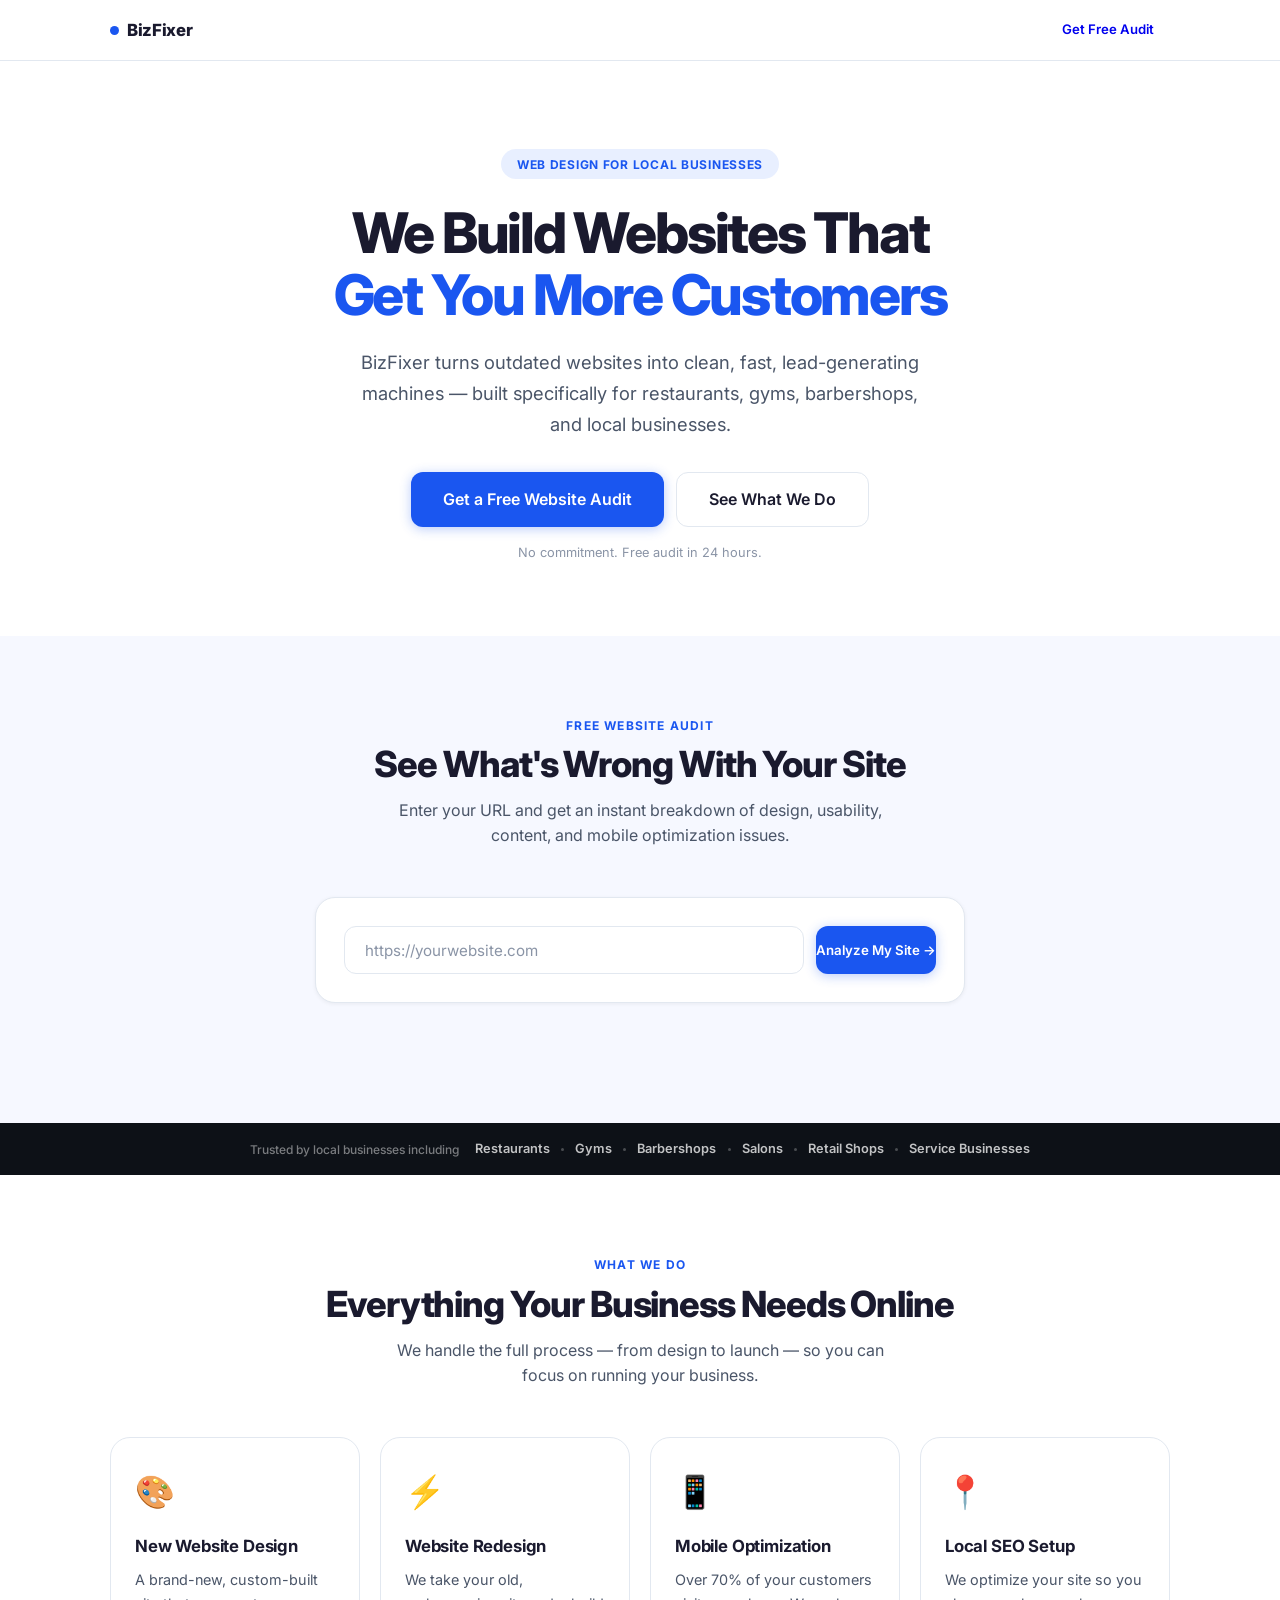
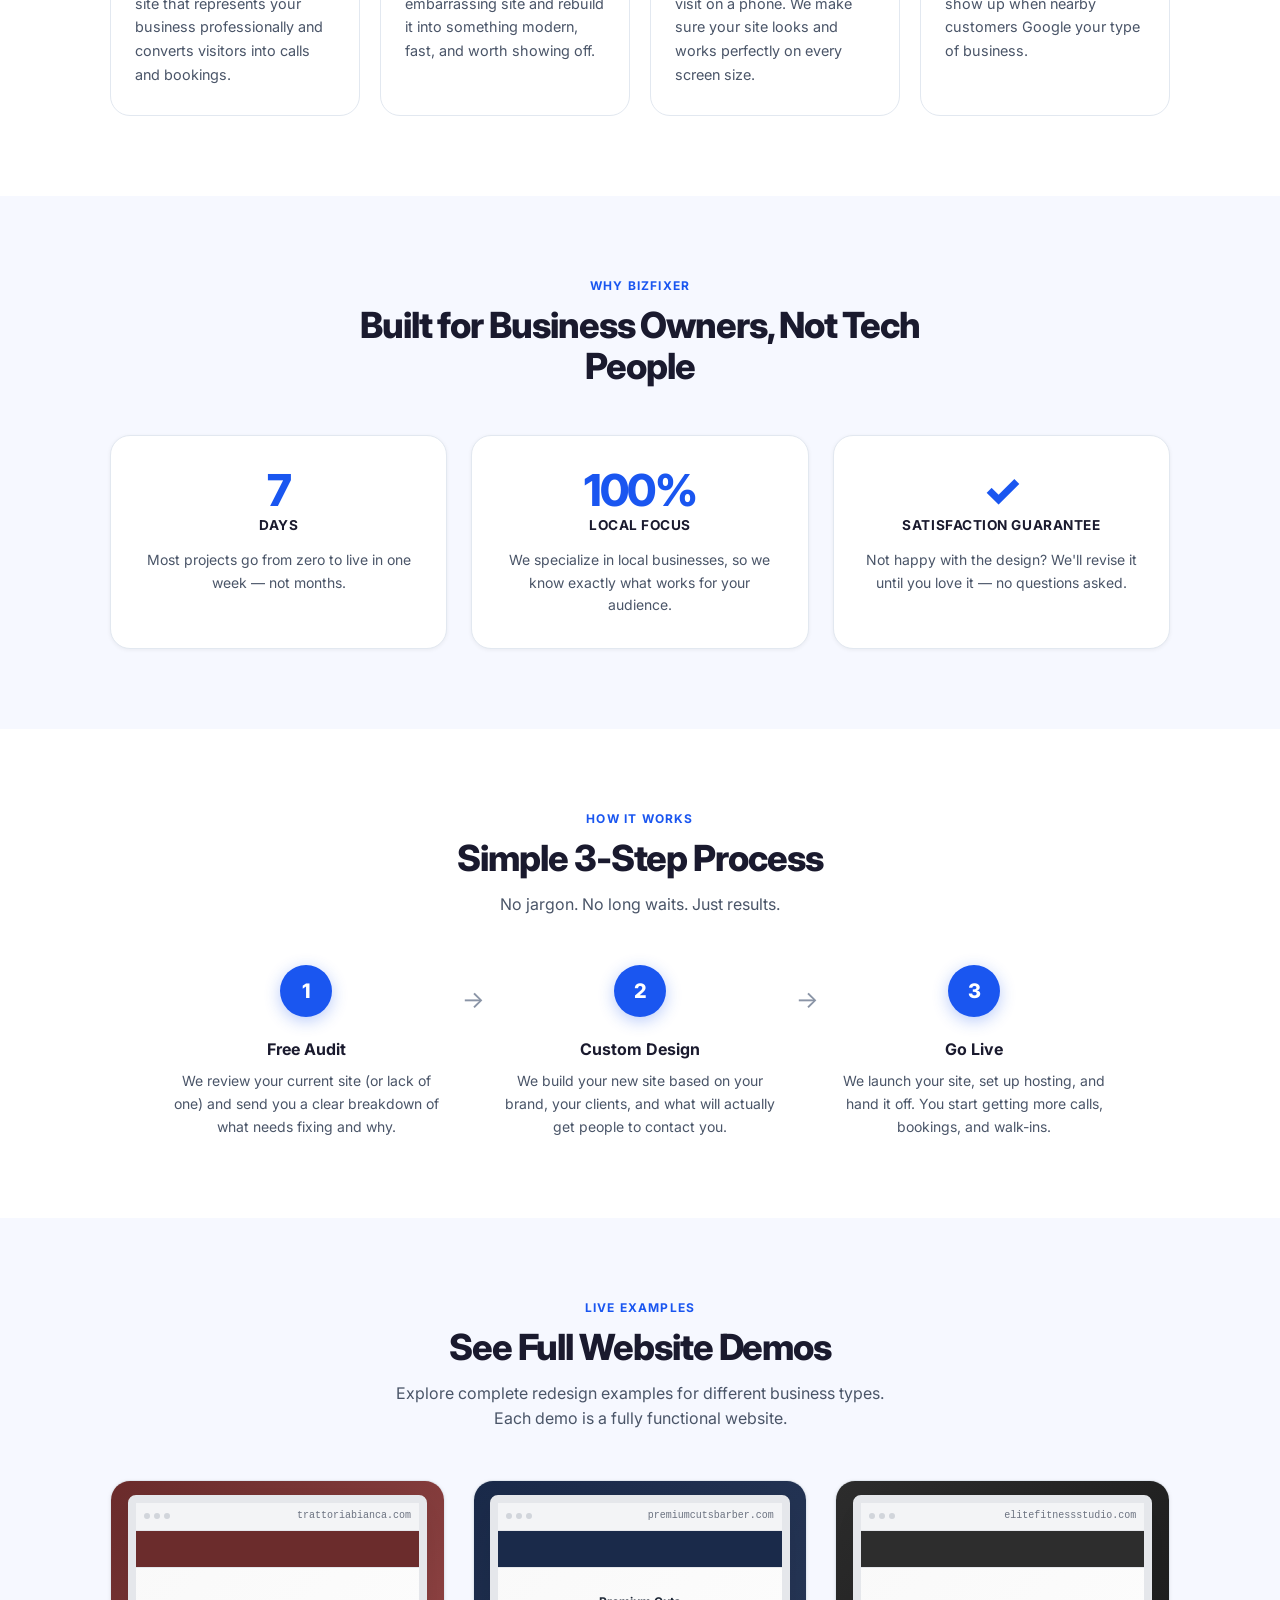
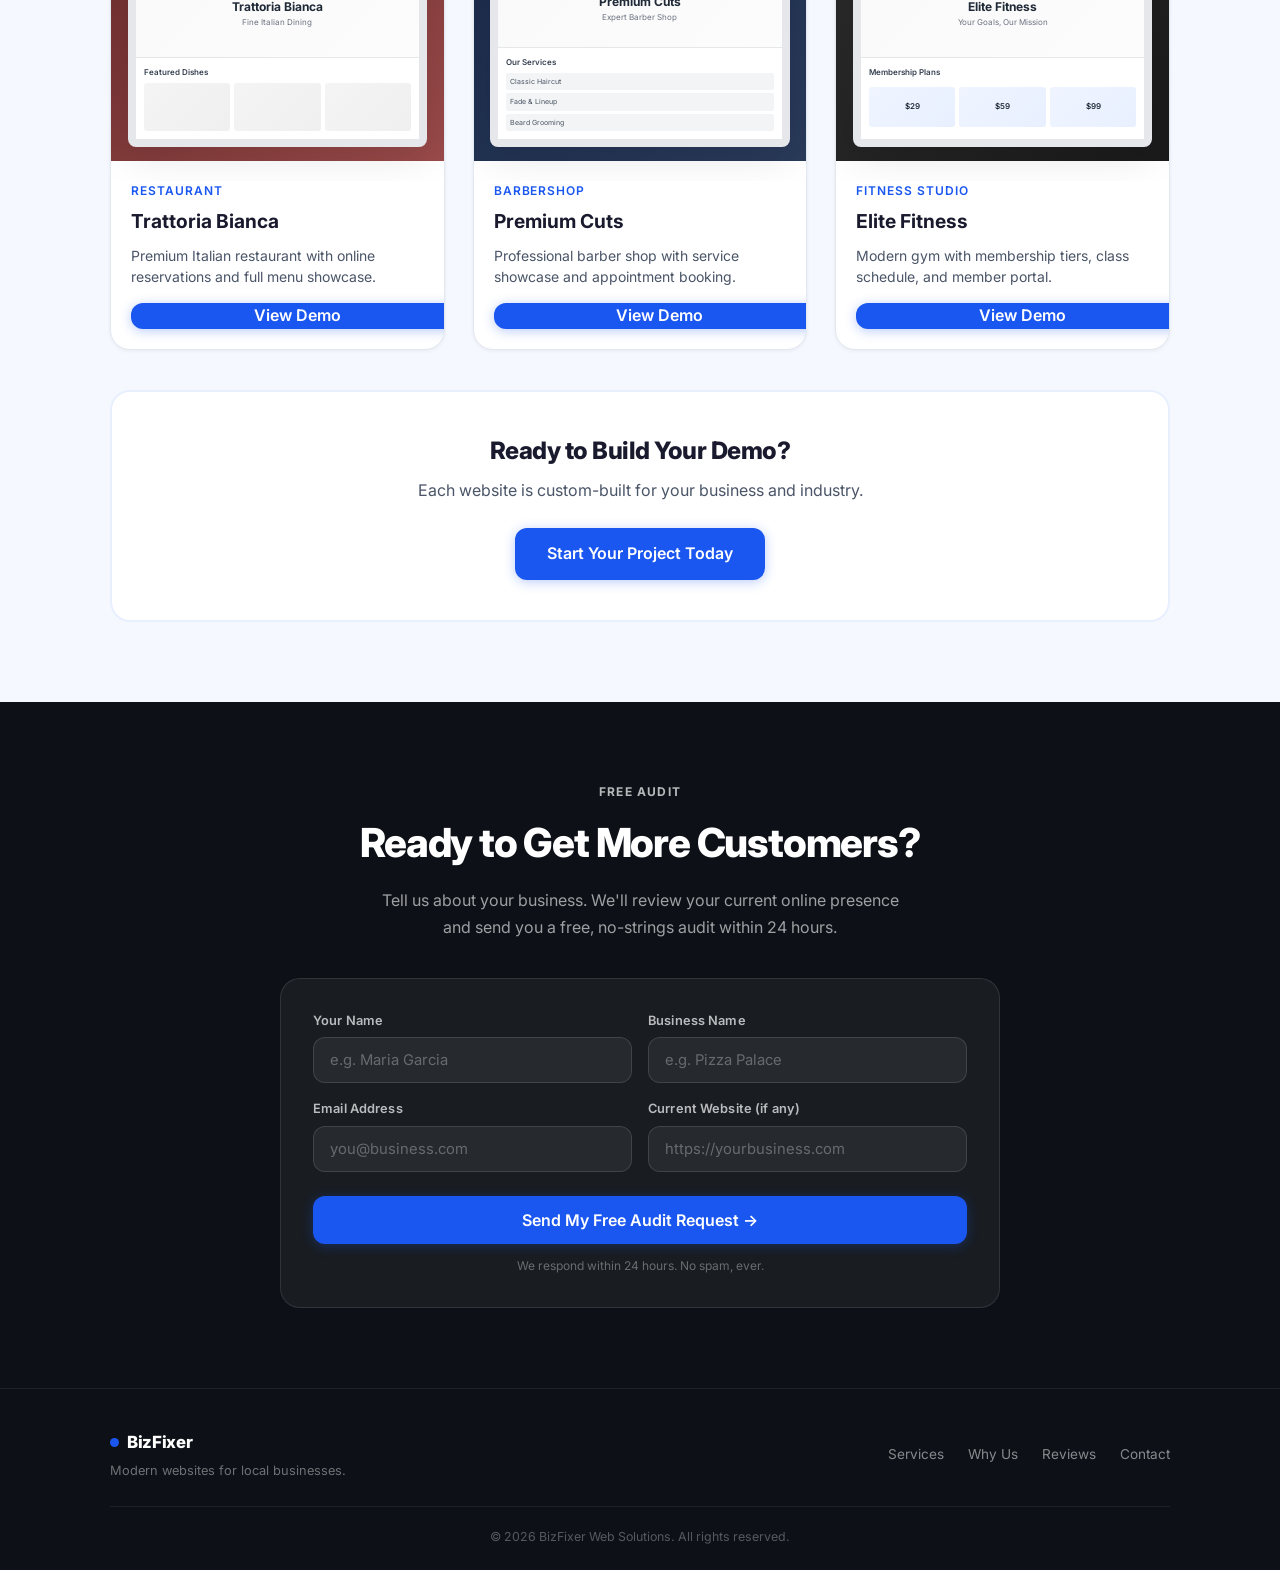
<file: index.html>
<!DOCTYPE html>
<html lang="en">
<head>
  <meta charset="UTF-8" />
  <meta name="viewport" content="width=device-width, initial-scale=1.0" />
  <title>BizFixer Web Solutions — Modern Websites for Local Businesses</title>
  <meta name="description" content="BizFixer builds fast, professional websites for local businesses. Restaurants, gyms, barbershops and more. Get a free audit today." />
  <link rel="preconnect" href="https://fonts.googleapis.com" />
  <link href="https://fonts.googleapis.com/css2?family=Inter:wght@400;500;600;700;800&display=swap" rel="stylesheet" />
  <link rel="stylesheet" href="style.css" />
</head>
<body>

  <!-- NAV -->
  <nav class="nav">
    <div class="nav__inner">
      <div class="nav__logo">
        <span class="nav__logo-dot"></span>
        BizFixer
      </div>
      <a href="#contact" class="btn btn--sm">Get Free Audit</a>
    </div>
  </nav>

  <!-- HERO -->
  <section class="hero">
    <div class="container">
      <div class="hero__badge">Web Design for Local Businesses</div>
      <h1 class="hero__title">
        We Build Websites That<br />
        <span class="text-accent">Get You More Customers</span>
      </h1>
      <p class="hero__sub">
        BizFixer turns outdated websites into clean, fast, lead-generating machines —
        built specifically for restaurants, gyms, barbershops, and local businesses.
      </p>
      <div class="hero__ctas">
        <a href="#contact" class="btn btn--primary btn--lg">Get a Free Website Audit</a>
        <a href="#services" class="btn btn--ghost btn--lg">See What We Do</a>
      </div>
      <p class="hero__note">No commitment. Free audit in 24 hours.</p>
    </div>
  </section>

  <!-- AUDIT TOOL SECTION -->
  <section class="section audit-section">
    <div class="container">
      <div class="section__header">
        <p class="section__eyebrow">Free Website Audit</p>
        <h2 class="section__title">See What's Wrong With Your Site</h2>
        <p class="section__sub">Enter your URL and get an instant breakdown of design, usability, content, and mobile optimization issues.</p>
      </div>

      <!-- AUDIT INPUT -->
      <div class="audit-input-box" id="audit-input">
        <form class="audit-form" onsubmit="runAudit(event)">
          <div class="form-row-audit">
            <input class="audit-url-input" type="url" id="audit-url" placeholder="https://yourwebsite.com" required />
            <button type="submit" class="btn btn--primary">Analyze My Site →</button>
          </div>
        </form>
      </div>

      <!-- AUDIT RESULTS (hidden initially) -->
      <div class="audit-results" id="audit-results" style="display:none;">

        <!-- LOADING STATE -->
        <div class="audit-loading" id="audit-loading">
          <div class="loading-spinner"></div>
          <p>Analyzing your website...</p>
        </div>

        <!-- RESULTS CONTENT (hidden during loading) -->
        <div class="audit-content" id="audit-content" style="display:none;">

          <!-- SCORES -->
          <div class="scores-section">
            <h3 class="scores-title">Your Website Score</h3>
            <div class="scores-grid">
              <div class="score-item">
                <div class="score-circle" id="score-design">75</div>
                <p class="score-label">Design</p>
              </div>
              <div class="score-item">
                <div class="score-circle" id="score-usability">62</div>
                <p class="score-label">Usability</p>
              </div>
              <div class="score-item">
                <div class="score-circle" id="score-content">58</div>
                <p class="score-label">Content</p>
              </div>
              <div class="score-item">
                <div class="score-circle" id="score-mobile">71</div>
                <p class="score-label">Mobile</p>
              </div>
            </div>
          </div>

          <!-- TABS FOR ISSUES -->
          <div class="audit-tabs">
            <button class="tab-btn active" data-tab="issues">Issues Found</button>
            <button class="tab-btn" data-tab="preview">New Site Preview</button>
          </div>

          <!-- ISSUES TAB -->
          <div class="tab-content active" id="issues-tab">
            <div class="issues-list" id="issues-list"></div>
          </div>

          <!-- PREVIEW TAB -->
          <div class="tab-content" id="preview-tab">
            <div class="preview-box">
              <div class="preview-mockup">
                <div class="mockup-header"></div>
                <div class="mockup-content">
                  <div class="mockup-line full"></div>
                  <div class="mockup-line full"></div>
                  <div class="mockup-line half"></div>
                </div>
                <div class="mockup-content">
                  <div class="mockup-line"></div>
                  <div class="mockup-line"></div>
                  <div class="mockup-line"></div>
                </div>
              </div>
              <p class="preview-text">This is what a BizFixer redesign could look like — clean, modern, and optimized for conversions.</p>
            </div>
          </div>

          <!-- CTA -->
          <div class="audit-cta">
            <h3>Ready to Fix Your Site?</h3>
            <p>BizFixer specializes in transforming websites like yours into lead-generating machines.</p>
            <a href="#contact" class="btn btn--primary btn--lg">Request a Full Website Redesign</a>
          </div>

        </div>
      </div>

    </div>
  </section>

  <!-- TRUST BAR -->
  <div class="trust-bar">
    <div class="container">
      <span class="trust-bar__label">Trusted by local businesses including</span>
      <div class="trust-bar__names">
        <span>Restaurants</span>
        <span class="trust-bar__dot"></span>
        <span>Gyms</span>
        <span class="trust-bar__dot"></span>
        <span>Barbershops</span>
        <span class="trust-bar__dot"></span>
        <span>Salons</span>
        <span class="trust-bar__dot"></span>
        <span>Retail Shops</span>
        <span class="trust-bar__dot"></span>
        <span>Service Businesses</span>
      </div>
    </div>
  </div>

  <!-- SERVICES -->
  <section class="section" id="services">
    <div class="container">
      <div class="section__header">
        <p class="section__eyebrow">What We Do</p>
        <h2 class="section__title">Everything Your Business Needs Online</h2>
        <p class="section__sub">We handle the full process — from design to launch — so you can focus on running your business.</p>
      </div>
      <div class="services-grid">
        <div class="service-card">
          <div class="service-card__icon">🎨</div>
          <h3 class="service-card__title">New Website Design</h3>
          <p class="service-card__desc">A brand-new, custom-built site that represents your business professionally and converts visitors into calls and bookings.</p>
        </div>
        <div class="service-card">
          <div class="service-card__icon">⚡</div>
          <h3 class="service-card__title">Website Redesign</h3>
          <p class="service-card__desc">We take your old, embarrassing site and rebuild it into something modern, fast, and worth showing off.</p>
        </div>
        <div class="service-card">
          <div class="service-card__icon">📱</div>
          <h3 class="service-card__title">Mobile Optimization</h3>
          <p class="service-card__desc">Over 70% of your customers visit on a phone. We make sure your site looks and works perfectly on every screen size.</p>
        </div>
        <div class="service-card">
          <div class="service-card__icon">📍</div>
          <h3 class="service-card__title">Local SEO Setup</h3>
          <p class="service-card__desc">We optimize your site so you show up when nearby customers Google your type of business.</p>
        </div>
      </div>
    </div>
  </section>

  <!-- WHY US -->
  <section class="section section--alt" id="why-us">
    <div class="container">
      <div class="section__header">
        <p class="section__eyebrow">Why BizFixer</p>
        <h2 class="section__title">Built for Business Owners, Not Tech People</h2>
      </div>
      <div class="stats-row">
        <div class="stat-card">
          <div class="stat-card__num">7</div>
          <div class="stat-card__unit">Days</div>
          <p class="stat-card__desc">Most projects go from zero to live in one week — not months.</p>
        </div>
        <div class="stat-card">
          <div class="stat-card__num">100%</div>
          <div class="stat-card__unit">Local Focus</div>
          <p class="stat-card__desc">We specialize in local businesses, so we know exactly what works for your audience.</p>
        </div>
        <div class="stat-card">
          <div class="stat-card__num">✓</div>
          <div class="stat-card__unit">Satisfaction Guarantee</div>
          <p class="stat-card__desc">Not happy with the design? We'll revise it until you love it — no questions asked.</p>
        </div>
      </div>
    </div>
  </section>

  <!-- PROCESS -->
  <section class="section" id="process">
    <div class="container">
      <div class="section__header">
        <p class="section__eyebrow">How It Works</p>
        <h2 class="section__title">Simple 3-Step Process</h2>
        <p class="section__sub">No jargon. No long waits. Just results.</p>
      </div>
      <div class="process-steps">
        <div class="step">
          <div class="step__number">1</div>
          <div class="step__body">
            <h3 class="step__title">Free Audit</h3>
            <p class="step__desc">We review your current site (or lack of one) and send you a clear breakdown of what needs fixing and why.</p>
          </div>
        </div>
        <div class="step__arrow">→</div>
        <div class="step">
          <div class="step__number">2</div>
          <div class="step__body">
            <h3 class="step__title">Custom Design</h3>
            <p class="step__desc">We build your new site based on your brand, your clients, and what will actually get people to contact you.</p>
          </div>
        </div>
        <div class="step__arrow">→</div>
        <div class="step">
          <div class="step__number">3</div>
          <div class="step__body">
            <h3 class="step__title">Go Live</h3>
            <p class="step__desc">We launch your site, set up hosting, and hand it off. You start getting more calls, bookings, and walk-ins.</p>
          </div>
        </div>
      </div>
    </div>
  </section>

  <!-- DEMO WEBSITE GALLERY -->
  <section class="section section--alt" id="demos">
    <div class="container">
      <div class="section__header">
        <p class="section__eyebrow">Live Examples</p>
        <h2 class="section__title">See Full Website Demos</h2>
        <p class="section__sub">Explore complete redesign examples for different business types. Each demo is a fully functional website.</p>
      </div>

      <div class="demos-grid">

        <!-- DEMO 1: RESTAURANT -->
        <div class="demo-card">
          <a href="restaurant-demo.html" class="demo-preview-link">
            <div class="demo-preview restaurant-preview">
              <div class="browser-frame">
                <div class="browser-header">
                  <div class="browser-dots">
                    <span></span><span></span><span></span>
                  </div>
                  <div class="browser-url">trattoriabianca.com</div>
                </div>
                <div class="browser-content">
                  <div class="mini-nav" style="background: #6b2c2c;"></div>
                  <div class="mini-hero">
                    <div class="mini-hero-text">Trattoria Bianca</div>
                    <div class="mini-hero-sub">Fine Italian Dining</div>
                  </div>
                  <div class="mini-section">
                    <div class="mini-title">Featured Dishes</div>
                    <div class="mini-items">
                      <div class="mini-item"></div>
                      <div class="mini-item"></div>
                      <div class="mini-item"></div>
                    </div>
                  </div>
                </div>
              </div>
            </div>
          </a>
          <p class="demo-category">Restaurant</p>
          <h3 class="demo-title">Trattoria Bianca</h3>
          <p class="demo-desc">Premium Italian restaurant with online reservations and full menu showcase.</p>
          <a href="restaurant-demo.html" class="btn btn--primary btn--full">View Demo</a>
        </div>

        <!-- DEMO 2: BARBERSHOP -->
        <div class="demo-card">
          <a href="barbershop-demo.html" class="demo-preview-link">
            <div class="demo-preview barbershop-preview">
              <div class="browser-frame">
                <div class="browser-header">
                  <div class="browser-dots">
                    <span></span><span></span><span></span>
                  </div>
                  <div class="browser-url">premiumcutsbarber.com</div>
                </div>
                <div class="browser-content">
                  <div class="mini-nav" style="background: #1a2a4a;"></div>
                  <div class="mini-hero">
                    <div class="mini-hero-text">Premium Cuts</div>
                    <div class="mini-hero-sub">Expert Barber Shop</div>
                  </div>
                  <div class="mini-section">
                    <div class="mini-title">Our Services</div>
                    <div class="mini-list">
                      <div class="mini-list-item">Classic Haircut</div>
                      <div class="mini-list-item">Fade & Lineup</div>
                      <div class="mini-list-item">Beard Grooming</div>
                    </div>
                  </div>
                </div>
              </div>
            </div>
          </a>
          <p class="demo-category">Barbershop</p>
          <h3 class="demo-title">Premium Cuts</h3>
          <p class="demo-desc">Professional barber shop with service showcase and appointment booking.</p>
          <a href="barbershop-demo.html" class="btn btn--primary btn--full">View Demo</a>
        </div>

        <!-- DEMO 3: GYM -->
        <div class="demo-card">
          <a href="gym-demo.html" class="demo-preview-link">
            <div class="demo-preview gym-preview">
              <div class="browser-frame">
                <div class="browser-header">
                  <div class="browser-dots">
                    <span></span><span></span><span></span>
                  </div>
                  <div class="browser-url">elitefitnessstudio.com</div>
                </div>
                <div class="browser-content">
                  <div class="mini-nav" style="background: #2d2d2d;"></div>
                  <div class="mini-hero">
                    <div class="mini-hero-text">Elite Fitness</div>
                    <div class="mini-hero-sub">Your Goals, Our Mission</div>
                  </div>
                  <div class="mini-section">
                    <div class="mini-title">Membership Plans</div>
                    <div class="mini-pricing">
                      <div class="mini-price">$29</div>
                      <div class="mini-price">$59</div>
                      <div class="mini-price">$99</div>
                    </div>
                  </div>
                </div>
              </div>
            </div>
          </a>
          <p class="demo-category">Fitness Studio</p>
          <h3 class="demo-title">Elite Fitness</h3>
          <p class="demo-desc">Modern gym with membership tiers, class schedule, and member portal.</p>
          <a href="gym-demo.html" class="btn btn--primary btn--full">View Demo</a>
        </div>

      </div>

      <!-- CTA BELOW GALLERY -->
      <div class="demos-cta">
        <h3>Ready to Build Your Demo?</h3>
        <p>Each website is custom-built for your business and industry.</p>
        <a href="#contact" class="btn btn--primary btn--lg">Start Your Project Today</a>
      </div>

    </div>
  </section>

  <!-- CONTACT / CTA -->
  <section class="section cta-section" id="contact">
    <div class="container">
      <div class="cta-box">
        <p class="section__eyebrow section__eyebrow--light">Free Audit</p>
        <h2 class="cta-box__title">Ready to Get More Customers?</h2>
        <p class="cta-box__sub">Tell us about your business. We'll review your current online presence and send you a free, no-strings audit within 24 hours.</p>
        <form class="contact-form" onsubmit="handleSubmit(event)">
          <div class="form-row">
            <div class="form-group">
              <label class="form-label" for="name">Your Name</label>
              <input class="form-input" type="text" id="name" name="name" placeholder="e.g. Maria Garcia" required />
            </div>
            <div class="form-group">
              <label class="form-label" for="biz">Business Name</label>
              <input class="form-input" type="text" id="biz" name="biz" placeholder="e.g. Pizza Palace" required />
            </div>
          </div>
          <div class="form-row">
            <div class="form-group">
              <label class="form-label" for="email">Email Address</label>
              <input class="form-input" type="email" id="email" name="email" placeholder="you@business.com" required />
            </div>
            <div class="form-group">
              <label class="form-label" for="website">Current Website (if any)</label>
              <input class="form-input" type="url" id="website" name="website" placeholder="https://yourbusiness.com" />
            </div>
          </div>
          <button type="submit" class="btn btn--primary btn--lg btn--full">Send My Free Audit Request →</button>
          <p class="form-note">We respond within 24 hours. No spam, ever.</p>
        </form>
        <div class="cta-box__success" id="form-success" style="display:none;">
          <div class="success-icon">✓</div>
          <h3>You're all set!</h3>
          <p>We'll review your site and send your free audit within 24 hours.</p>
        </div>
      </div>
    </div>
  </section>

  <!-- FOOTER -->
  <footer class="footer">
    <div class="container">
      <div class="footer__inner">
        <div class="footer__brand">
          <div class="nav__logo">
            <span class="nav__logo-dot"></span>
            BizFixer
          </div>
          <p class="footer__tagline">Modern websites for local businesses.</p>
        </div>
        <div class="footer__links">
          <a href="#services">Services</a>
          <a href="#why-us">Why Us</a>
          <a href="#testimonials">Reviews</a>
          <a href="#contact">Contact</a>
        </div>
      </div>
      <div class="footer__bottom">
        <p>&copy; 2026 BizFixer Web Solutions. All rights reserved.</p>
      </div>
    </div>
  </footer>

  <script>
    function handleSubmit(e) {
      e.preventDefault();
      document.querySelector('.contact-form').style.display = 'none';
      document.getElementById('form-success').style.display = 'flex';
    }

    // AUDIT TOOL FUNCTIONS
    function runAudit(e) {
      e.preventDefault();
      const url = document.getElementById('audit-url').value;

      // Show results container and loading
      document.getElementById('audit-results').style.display = 'block';
      document.getElementById('audit-loading').style.display = 'flex';
      document.getElementById('audit-content').style.display = 'none';
      document.getElementById('audit-input').style.display = 'none';

      // Scroll to results
      setTimeout(() => {
        document.getElementById('audit-results').scrollIntoView({ behavior: 'smooth' });
      }, 100);

      // Simulate analysis after 2.5 seconds
      setTimeout(() => {
        showAuditResults(url);
      }, 2500);
    }

    function showAuditResults(url) {
      // Generate random scores between 45-95
      const scores = {
        design: Math.floor(Math.random() * 50) + 45,
        usability: Math.floor(Math.random() * 50) + 45,
        content: Math.floor(Math.random() * 50) + 45,
        mobile: Math.floor(Math.random() * 50) + 45
      };

      // Update scores
      document.getElementById('score-design').textContent = scores.design;
      document.getElementById('score-usability').textContent = scores.usability;
      document.getElementById('score-content').textContent = scores.content;
      document.getElementById('score-mobile').textContent = scores.mobile;

      // Color code scores
      colorizeScore('score-design', scores.design);
      colorizeScore('score-usability', scores.usability);
      colorizeScore('score-content', scores.content);
      colorizeScore('score-mobile', scores.mobile);

      // Generate issues based on scores
      generateIssues(scores, url);

      // Hide loading, show content
      document.getElementById('audit-loading').style.display = 'none';
      document.getElementById('audit-content').style.display = 'block';

      // Setup tabs
      setupAuditTabs();
    }

    function colorizeScore(elementId, score) {
      const el = document.getElementById(elementId);
      if (score >= 80) {
        el.className = 'score-circle good';
      } else if (score >= 60) {
        el.className = 'score-circle medium';
      } else {
        el.className = 'score-circle poor';
      }
    }

    function generateIssues(scores, url) {
      const issuesList = document.getElementById('issues-list');
      issuesList.innerHTML = '';

      const issues = [];

      if (scores.design < 70) {
        issues.push({
          severity: 'high',
          title: 'Outdated Design',
          desc: 'Your site design feels dated. Modern layouts with clean spacing convert better.'
        });
      }

      if (scores.usability < 70) {
        issues.push({
          severity: 'high',
          title: 'Navigation Issues',
          desc: 'Visitors struggle to find what they need. Clear CTAs and intuitive menus boost engagement.'
        });
      }

      if (scores.mobile < 75) {
        issues.push({
          severity: 'high',
          title: 'Poor Mobile Experience',
          desc: '70% of traffic is mobile. Your site needs optimization for phones and tablets.'
        });
      }

      if (scores.content < 70) {
        issues.push({
          severity: 'medium',
          title: 'Weak Content',
          desc: 'Copy doesn\'t clearly explain what you do or why customers should choose you.'
        });
      }

      if (scores.design < 60 || scores.usability < 60) {
        issues.push({
          severity: 'high',
          title: 'Trust & Credibility',
          desc: 'Visitors form opinions in seconds. Your site doesn\'t inspire confidence.'
        });
      }

      if (scores.mobile < 60) {
        issues.push({
          severity: 'high',
          title: 'Broken Forms',
          desc: 'Contact forms and CTAs don\'t work smoothly on mobile devices.'
        });
      }

      if (scores.content < 60) {
        issues.push({
          severity: 'medium',
          title: 'Missing Social Proof',
          desc: 'No testimonials, reviews, or case studies to build buyer confidence.'
        });
      }

      // Render issues
      issues.forEach(issue => {
        const issueEl = document.createElement('div');
        issueEl.className = `issue-card issue-${issue.severity}`;
        issueEl.innerHTML = `
          <div class="issue-icon">${issue.severity === 'high' ? '⚠️' : 'ℹ️'}</div>
          <div class="issue-body">
            <h4 class="issue-title">${issue.title}</h4>
            <p class="issue-desc">${issue.desc}</p>
          </div>
        `;
        issuesList.appendChild(issueEl);
      });
    }

    function setupAuditTabs() {
      const tabBtns = document.querySelectorAll('.audit-tabs .tab-btn');
      const tabContents = document.querySelectorAll('.tab-content');

      tabBtns.forEach(btn => {
        btn.addEventListener('click', () => {
          // Remove active class
          tabBtns.forEach(b => b.classList.remove('active'));
          tabContents.forEach(c => c.classList.remove('active'));

          // Add active class
          btn.classList.add('active');
          const tabId = btn.dataset.tab + '-tab';
          document.getElementById(tabId).classList.add('active');
        });
      });
    }
  </script>

</body>
</html>
</file>
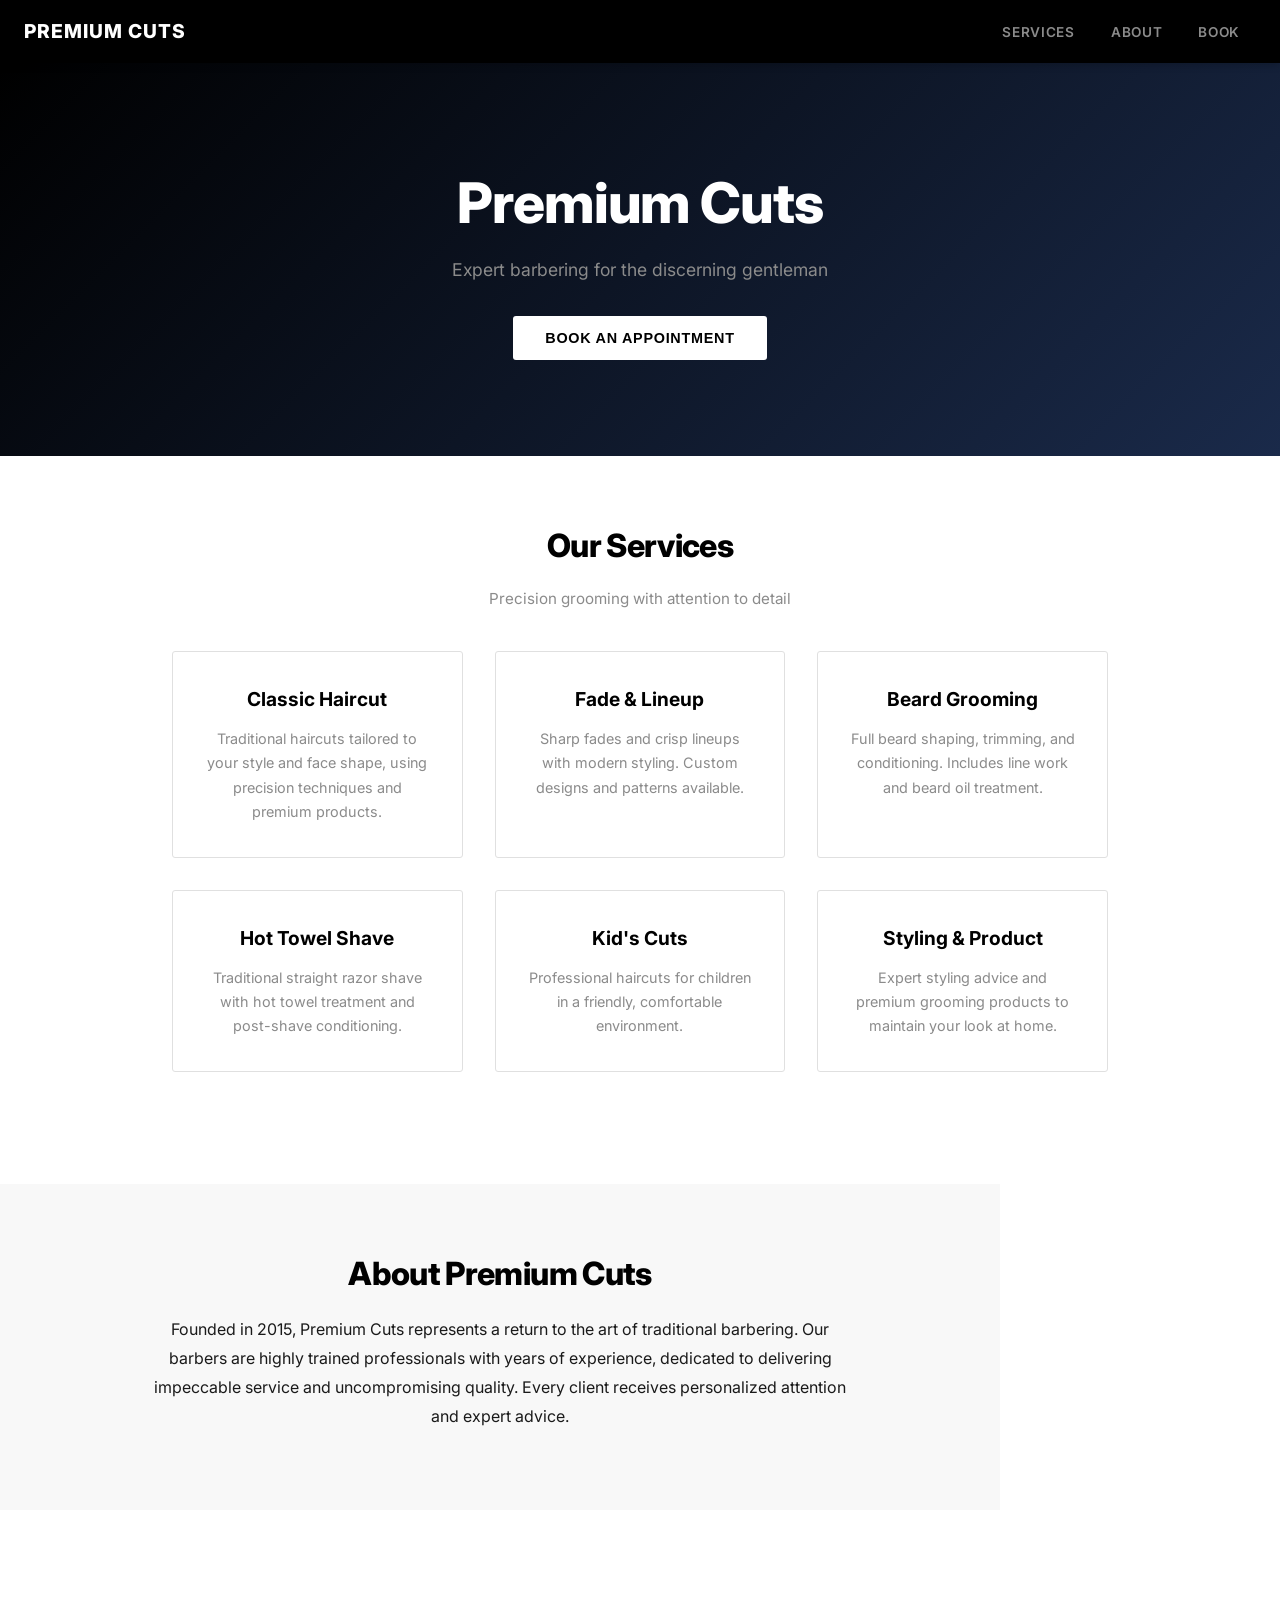
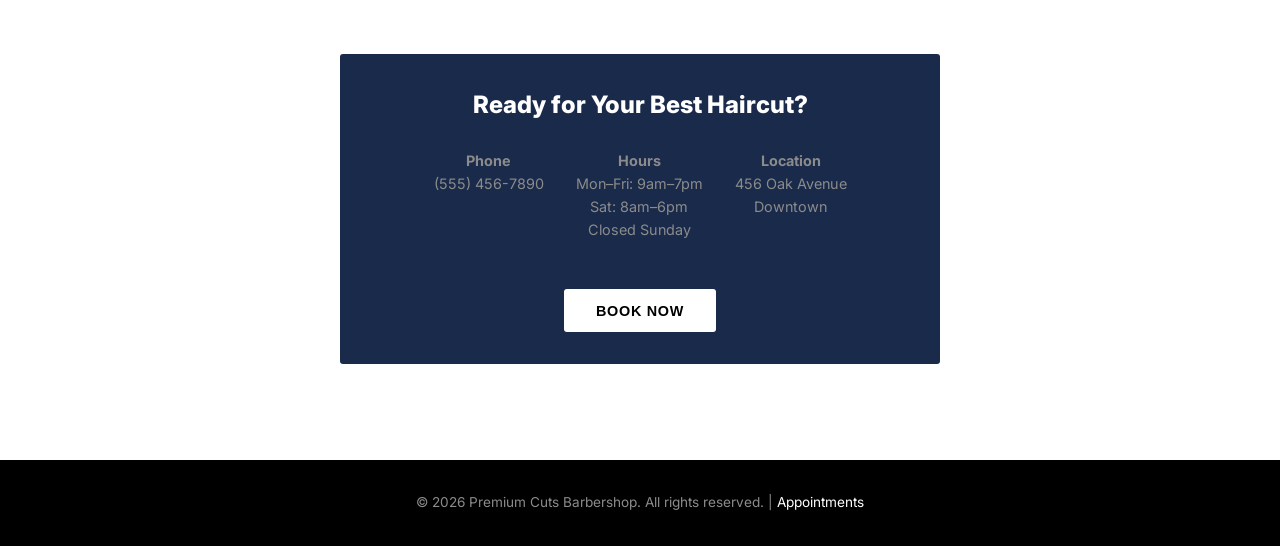
<file: barbershop-demo.html>
<!DOCTYPE html>
<html lang="en">
<head>
  <meta charset="UTF-8" />
  <meta name="viewport" content="width=device-width, initial-scale=1.0" />
  <title>Premium Cuts — Professional Barbershop</title>
  <link rel="preconnect" href="https://fonts.googleapis.com" />
  <link href="https://fonts.googleapis.com/css2?family=Inter:wght@400;500;600;700;800&display=swap" rel="stylesheet" />
  <style>
    * { margin: 0; padding: 0; box-sizing: border-box; }

    :root {
      --dark: #000000;
      --navy: #1a2a4a;
      --light: #f8f8f8;
      --silver: #8b8b8b;
      --white: #ffffff;
      --text: #1a1a1a;
      --accent: #d4af37;
    }

    body {
      font-family: 'Inter', sans-serif;
      color: var(--text);
      line-height: 1.6;
      background: var(--white);
    }

    /* NAV */
    nav {
      position: sticky;
      top: 0;
      z-index: 100;
      background: var(--dark);
      padding: 1rem 1.5rem;
      display: flex;
      align-items: center;
      justify-content: space-between;
      box-shadow: 0 2px 8px rgba(0,0,0,0.2);
    }

    .logo {
      color: var(--white);
      font-size: 1.2rem;
      font-weight: 800;
      letter-spacing: 0.05em;
    }

    nav a {
      color: var(--silver);
      text-decoration: none;
      font-size: 0.85rem;
      font-weight: 600;
      text-transform: uppercase;
      letter-spacing: 0.05em;
      transition: color 0.2s;
      padding: 0.5rem 1rem;
    }

    nav a:hover { color: var(--white); }

    /* HERO */
    .hero {
      background: linear-gradient(135deg, var(--dark) 0%, var(--navy) 100%);
      color: var(--white);
      padding: 6rem 2rem;
      text-align: center;
    }

    .hero h1 {
      font-size: clamp(2rem, 5vw, 3.5rem);
      margin-bottom: 0.5rem;
      letter-spacing: -0.02em;
      font-weight: 800;
    }

    .hero p {
      font-size: 1.1rem;
      color: var(--silver);
      margin-bottom: 2rem;
      max-width: 600px;
      margin-left: auto;
      margin-right: auto;
    }

    .btn {
      display: inline-block;
      padding: 0.85rem 2rem;
      background: var(--white);
      color: var(--dark);
      text-decoration: none;
      border-radius: 3px;
      font-weight: 700;
      transition: all 0.2s;
      border: none;
      cursor: pointer;
      font-size: 0.9rem;
      text-transform: uppercase;
      letter-spacing: 0.05em;
    }

    .btn:hover {
      background: var(--silver);
      color: var(--dark);
      transform: translateY(-2px);
      box-shadow: 0 4px 12px rgba(0,0,0,0.3);
    }

    /* SERVICES SECTION */
    .section {
      max-width: 1000px;
      margin: 0 auto;
      padding: 4rem 2rem;
    }

    .section-title {
      font-size: 2rem;
      text-align: center;
      margin-bottom: 1rem;
      color: var(--dark);
      letter-spacing: -0.02em;
      font-weight: 800;
    }

    .section-subtitle {
      text-align: center;
      color: var(--silver);
      margin-bottom: 2.5rem;
      font-size: 0.95rem;
    }

    .services-grid {
      display: grid;
      grid-template-columns: repeat(auto-fit, minmax(280px, 1fr));
      gap: 2rem;
    }

    .service-card {
      border: 1px solid #e0e0e0;
      padding: 2rem;
      text-align: center;
      border-radius: 3px;
      transition: all 0.2s;
    }

    .service-card:hover {
      border-color: var(--dark);
      box-shadow: 0 4px 16px rgba(0,0,0,0.1);
      transform: translateY(-2px);
    }

    .service-card h3 {
      color: var(--dark);
      margin-bottom: 0.75rem;
      font-size: 1.2rem;
      font-weight: 700;
    }

    .service-card p {
      color: var(--silver);
      font-size: 0.9rem;
      line-height: 1.7;
    }

    /* ABOUT */
    .about {
      background: var(--light);
      margin: 3rem 0;
    }

    .about-content {
      max-width: 700px;
      margin: 0 auto;
      text-align: center;
    }

    .about-content p {
      color: var(--text);
      line-height: 1.8;
      margin-bottom: 1rem;
      font-size: 1rem;
    }

    /* CONTACT */
    .contact {
      background: var(--navy);
      color: var(--white);
      padding: 2rem;
      border-radius: 3px;
      max-width: 600px;
      margin: 2rem auto;
      text-align: center;
    }

    .contact h3 {
      margin-bottom: 0.75rem;
      font-size: 1.5rem;
      font-weight: 800;
    }

    .contact-info {
      display: flex;
      justify-content: center;
      gap: 2rem;
      margin: 1.5rem 0;
      flex-wrap: wrap;
    }

    .contact-info p {
      font-size: 0.9rem;
      color: var(--silver);
    }

    .contact .btn {
      background: var(--white);
      color: var(--dark);
      margin-top: 1.5rem;
    }

    /* FOOTER */
    footer {
      background: var(--dark);
      color: var(--silver);
      text-align: center;
      padding: 2rem;
      font-size: 0.85rem;
    }

    footer a {
      color: var(--white);
      text-decoration: none;
    }

    /* RESPONSIVE */
    @media (max-width: 768px) {
      .hero { padding: 3rem 1.5rem; }
      .section { padding: 2.5rem 1.5rem; }
      .contact-info { gap: 1rem; }
      .services-grid { grid-template-columns: 1fr; }
    }
  </style>
</head>
<body>

  <nav>
    <div class="logo">PREMIUM CUTS</div>
    <div>
      <a href="#services">Services</a>
      <a href="#about">About</a>
      <a href="#contact">Book</a>
    </div>
  </nav>

  <section class="hero">
    <h1>Premium Cuts</h1>
    <p>Expert barbering for the discerning gentleman</p>
    <button class="btn">Book an Appointment</button>
  </section>

  <section class="section" id="services">
    <h2 class="section-title">Our Services</h2>
    <p class="section-subtitle">Precision grooming with attention to detail</p>

    <div class="services-grid">
      <div class="service-card">
        <h3>Classic Haircut</h3>
        <p>Traditional haircuts tailored to your style and face shape, using precision techniques and premium products.</p>
      </div>
      <div class="service-card">
        <h3>Fade & Lineup</h3>
        <p>Sharp fades and crisp lineups with modern styling. Custom designs and patterns available.</p>
      </div>
      <div class="service-card">
        <h3>Beard Grooming</h3>
        <p>Full beard shaping, trimming, and conditioning. Includes line work and beard oil treatment.</p>
      </div>
      <div class="service-card">
        <h3>Hot Towel Shave</h3>
        <p>Traditional straight razor shave with hot towel treatment and post-shave conditioning.</p>
      </div>
      <div class="service-card">
        <h3>Kid's Cuts</h3>
        <p>Professional haircuts for children in a friendly, comfortable environment.</p>
      </div>
      <div class="service-card">
        <h3>Styling & Product</h3>
        <p>Expert styling advice and premium grooming products to maintain your look at home.</p>
      </div>
    </div>
  </section>

  <section class="section about">
    <div class="about-content">
      <h2 class="section-title">About Premium Cuts</h2>
      <p>Founded in 2015, Premium Cuts represents a return to the art of traditional barbering. Our barbers are highly trained professionals with years of experience, dedicated to delivering impeccable service and uncompromising quality. Every client receives personalized attention and expert advice.</p>
    </div>
  </section>

  <section class="section">
    <div class="contact" id="contact">
      <h3>Ready for Your Best Haircut?</h3>
      <div class="contact-info">
        <div>
          <p><strong>Phone</strong><br>(555) 456-7890</p>
        </div>
        <div>
          <p><strong>Hours</strong><br>Mon–Fri: 9am–7pm<br>Sat: 8am–6pm<br>Closed Sunday</p>
        </div>
        <div>
          <p><strong>Location</strong><br>456 Oak Avenue<br>Downtown</p>
        </div>
      </div>
      <button class="btn">Book Now</button>
    </div>
  </section>

  <footer>
    <p>&copy; 2026 Premium Cuts Barbershop. All rights reserved. | <a href="#">Appointments</a></p>
  </footer>

</body>
</html>
</file>
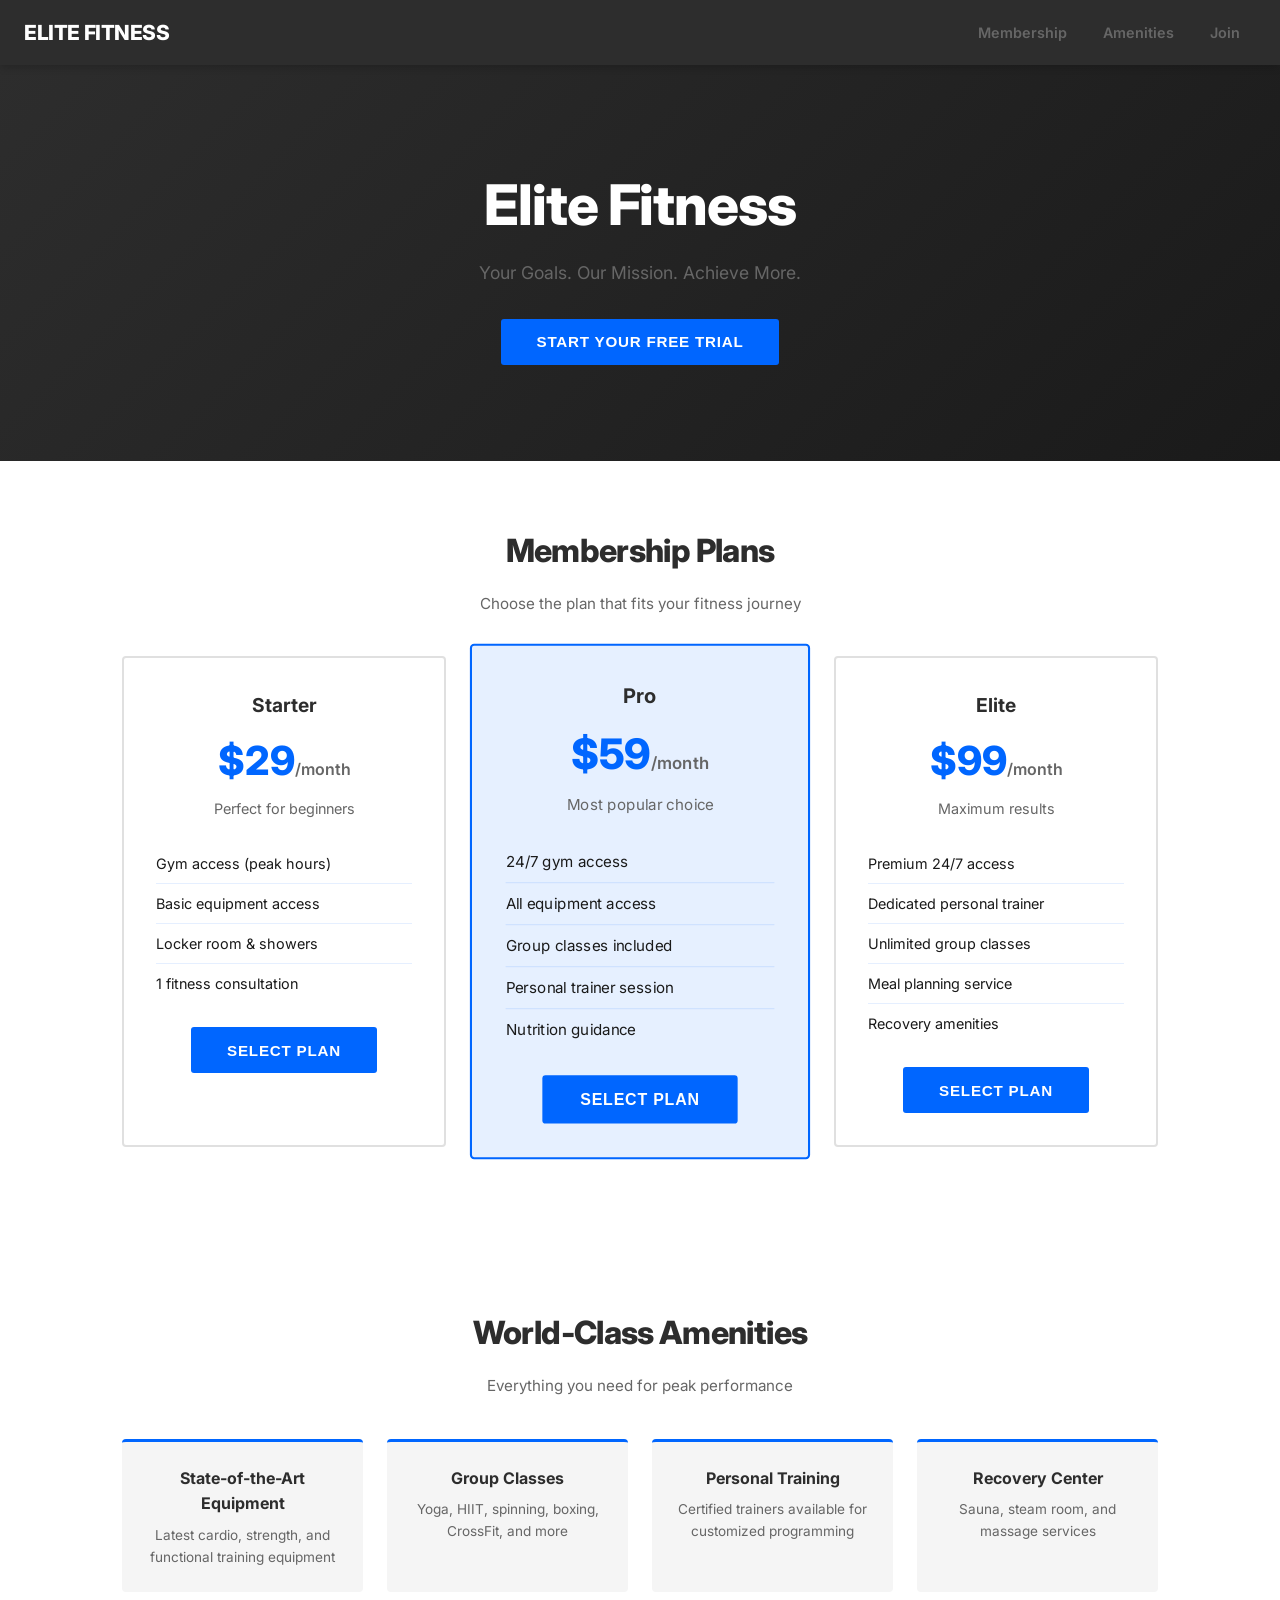
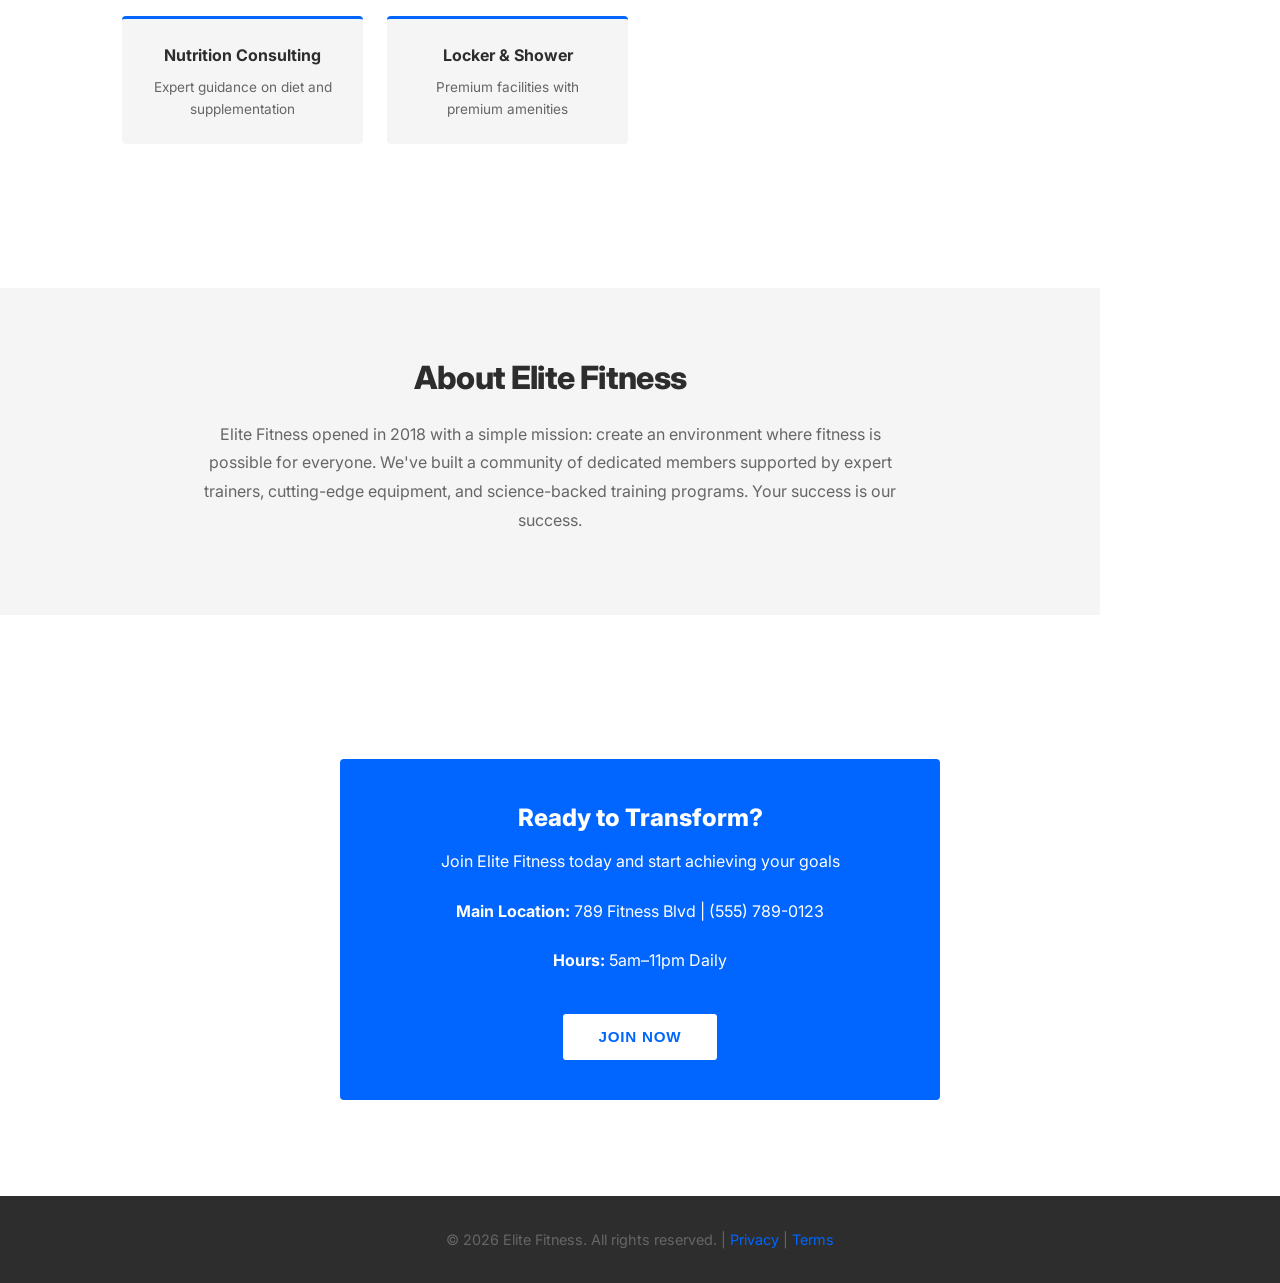
<file: gym-demo.html>
<!DOCTYPE html>
<html lang="en">
<head>
  <meta charset="UTF-8" />
  <meta name="viewport" content="width=device-width, initial-scale=1.0" />
  <title>Elite Fitness — Your Goals, Our Mission</title>
  <link rel="preconnect" href="https://fonts.googleapis.com" />
  <link href="https://fonts.googleapis.com/css2?family=Inter:wght@400;500;600;700;800&display=swap" rel="stylesheet" />
  <style>
    * { margin: 0; padding: 0; box-sizing: border-box; }

    :root {
      --dark: #2d2d2d;
      --accent: #0066ff;
      --accent-light: #e6f0ff;
      --light: #f5f5f5;
      --white: #ffffff;
      --text: #1a1a1a;
      --text-light: #666666;
    }

    body {
      font-family: 'Inter', sans-serif;
      color: var(--text);
      line-height: 1.6;
      background: var(--white);
    }

    /* NAV */
    nav {
      position: sticky;
      top: 0;
      z-index: 100;
      background: var(--dark);
      padding: 1rem 1.5rem;
      display: flex;
      align-items: center;
      justify-content: space-between;
      box-shadow: 0 2px 8px rgba(0,0,0,0.2);
    }

    .logo {
      color: var(--white);
      font-size: 1.3rem;
      font-weight: 800;
      letter-spacing: -0.02em;
    }

    nav a {
      color: var(--text-light);
      text-decoration: none;
      font-size: 0.9rem;
      font-weight: 600;
      transition: color 0.2s;
      padding: 0.5rem 1rem;
    }

    nav a:hover { color: var(--accent); }

    /* HERO */
    .hero {
      background: linear-gradient(135deg, var(--dark) 0%, #1a1a1a 100%);
      color: var(--white);
      padding: 6rem 2rem;
      text-align: center;
    }

    .hero h1 {
      font-size: clamp(2rem, 5vw, 3.5rem);
      margin-bottom: 0.5rem;
      letter-spacing: -0.02em;
      font-weight: 800;
    }

    .hero p {
      font-size: 1.1rem;
      color: var(--text-light);
      margin-bottom: 2rem;
      max-width: 600px;
      margin-left: auto;
      margin-right: auto;
    }

    .btn {
      display: inline-block;
      padding: 0.9rem 2.25rem;
      background: var(--accent);
      color: var(--white);
      text-decoration: none;
      border-radius: 3px;
      font-weight: 700;
      transition: all 0.2s;
      border: none;
      cursor: pointer;
      font-size: 0.95rem;
      text-transform: uppercase;
      letter-spacing: 0.05em;
    }

    .btn:hover {
      background: #0052cc;
      transform: translateY(-2px);
      box-shadow: 0 6px 20px rgba(0,102,255,0.3);
    }

    /* SECTIONS */
    .section {
      max-width: 1100px;
      margin: 0 auto;
      padding: 4rem 2rem;
    }

    .section-title {
      font-size: 2rem;
      text-align: center;
      margin-bottom: 1rem;
      color: var(--dark);
      letter-spacing: -0.02em;
      font-weight: 800;
    }

    .section-subtitle {
      text-align: center;
      color: var(--text-light);
      margin-bottom: 2.5rem;
      font-size: 0.95rem;
    }

    /* MEMBERSHIP TIERS */
    .membership-grid {
      display: grid;
      grid-template-columns: repeat(auto-fit, minmax(280px, 1fr));
      gap: 2rem;
      margin-bottom: 2rem;
    }

    .tier-card {
      border: 2px solid #e0e0e0;
      padding: 2rem;
      border-radius: 4px;
      text-align: center;
      transition: all 0.2s;
      background: var(--white);
    }

    .tier-card.featured {
      border-color: var(--accent);
      background: var(--accent-light);
      transform: scale(1.05);
    }

    .tier-card:hover {
      border-color: var(--accent);
      box-shadow: 0 6px 20px rgba(0,102,255,0.15);
    }

    .tier-name {
      font-size: 1.2rem;
      font-weight: 700;
      color: var(--dark);
      margin-bottom: 0.5rem;
    }

    .tier-price {
      font-size: 2.5rem;
      font-weight: 800;
      color: var(--accent);
      margin-bottom: 0.25rem;
    }

    .tier-price span {
      font-size: 1rem;
      color: var(--text-light);
      font-weight: 600;
    }

    .tier-description {
      font-size: 0.9rem;
      color: var(--text-light);
      margin-bottom: 1.5rem;
    }

    .tier-features {
      list-style: none;
      text-align: left;
      margin-bottom: 1.5rem;
    }

    .tier-features li {
      padding: 0.5rem 0;
      color: var(--text);
      font-size: 0.9rem;
      border-bottom: 1px solid rgba(0,102,255,0.1);
    }

    .tier-features li:last-child {
      border-bottom: none;
    }

    /* AMENITIES */
    .amenities-grid {
      display: grid;
      grid-template-columns: repeat(auto-fit, minmax(200px, 1fr));
      gap: 1.5rem;
      margin: 2rem 0;
    }

    .amenity-box {
      background: var(--light);
      padding: 1.5rem;
      border-radius: 4px;
      text-align: center;
      border-top: 3px solid var(--accent);
    }

    .amenity-box h3 {
      color: var(--dark);
      font-size: 1rem;
      margin-bottom: 0.5rem;
    }

    .amenity-box p {
      color: var(--text-light);
      font-size: 0.85rem;
    }

    /* ABOUT */
    .about {
      background: var(--light);
      margin: 3rem 0;
    }

    .about-content {
      max-width: 700px;
      margin: 0 auto;
      text-align: center;
    }

    .about-content p {
      color: var(--text-light);
      line-height: 1.8;
      margin-bottom: 1rem;
      font-size: 1rem;
    }

    /* CONTACT CTA */
    .contact {
      background: var(--accent);
      color: var(--white);
      padding: 2.5rem;
      border-radius: 4px;
      max-width: 600px;
      margin: 2rem auto;
      text-align: center;
    }

    .contact h3 {
      margin-bottom: 0.75rem;
      font-size: 1.5rem;
      font-weight: 800;
    }

    .contact p {
      margin-bottom: 1.5rem;
      font-size: 1rem;
    }

    .contact .btn {
      background: var(--white);
      color: var(--accent);
      margin-top: 1rem;
    }

    .contact .btn:hover {
      background: var(--light);
    }

    /* FOOTER */
    footer {
      background: var(--dark);
      color: var(--text-light);
      text-align: center;
      padding: 2rem;
      font-size: 0.9rem;
    }

    footer a {
      color: var(--accent);
      text-decoration: none;
    }

    /* RESPONSIVE */
    @media (max-width: 768px) {
      .hero { padding: 3rem 1.5rem; }
      .section { padding: 2.5rem 1.5rem; }
      .membership-grid { grid-template-columns: 1fr; }
      .amenities-grid { grid-template-columns: repeat(2, 1fr); }

      .tier-card.featured {
        transform: scale(1);
      }
    }

    @media (max-width: 480px) {
      .amenities-grid { grid-template-columns: 1fr; }
      .tier-price { font-size: 2rem; }
    }
  </style>
</head>
<body>

  <nav>
    <div class="logo">ELITE FITNESS</div>
    <div>
      <a href="#membership">Membership</a>
      <a href="#amenities">Amenities</a>
      <a href="#join">Join</a>
    </div>
  </nav>

  <section class="hero">
    <h1>Elite Fitness</h1>
    <p>Your Goals. Our Mission. Achieve More.</p>
    <button class="btn">Start Your Free Trial</button>
  </section>

  <section class="section" id="membership">
    <h2 class="section-title">Membership Plans</h2>
    <p class="section-subtitle">Choose the plan that fits your fitness journey</p>

    <div class="membership-grid">
      <div class="tier-card">
        <h3 class="tier-name">Starter</h3>
        <div class="tier-price">$29<span>/month</span></div>
        <p class="tier-description">Perfect for beginners</p>
        <ul class="tier-features">
          <li>Gym access (peak hours)</li>
          <li>Basic equipment access</li>
          <li>Locker room & showers</li>
          <li>1 fitness consultation</li>
        </ul>
        <button class="btn">Select Plan</button>
      </div>

      <div class="tier-card featured">
        <h3 class="tier-name">Pro</h3>
        <div class="tier-price">$59<span>/month</span></div>
        <p class="tier-description">Most popular choice</p>
        <ul class="tier-features">
          <li>24/7 gym access</li>
          <li>All equipment access</li>
          <li>Group classes included</li>
          <li>Personal trainer session</li>
          <li>Nutrition guidance</li>
        </ul>
        <button class="btn">Select Plan</button>
      </div>

      <div class="tier-card">
        <h3 class="tier-name">Elite</h3>
        <div class="tier-price">$99<span>/month</span></div>
        <p class="tier-description">Maximum results</p>
        <ul class="tier-features">
          <li>Premium 24/7 access</li>
          <li>Dedicated personal trainer</li>
          <li>Unlimited group classes</li>
          <li>Meal planning service</li>
          <li>Recovery amenities</li>
        </ul>
        <button class="btn">Select Plan</button>
      </div>
    </div>
  </section>

  <section class="section" id="amenities">
    <h2 class="section-title">World-Class Amenities</h2>
    <p class="section-subtitle">Everything you need for peak performance</p>

    <div class="amenities-grid">
      <div class="amenity-box">
        <h3>State-of-the-Art Equipment</h3>
        <p>Latest cardio, strength, and functional training equipment</p>
      </div>
      <div class="amenity-box">
        <h3>Group Classes</h3>
        <p>Yoga, HIIT, spinning, boxing, CrossFit, and more</p>
      </div>
      <div class="amenity-box">
        <h3>Personal Training</h3>
        <p>Certified trainers available for customized programming</p>
      </div>
      <div class="amenity-box">
        <h3>Recovery Center</h3>
        <p>Sauna, steam room, and massage services</p>
      </div>
      <div class="amenity-box">
        <h3>Nutrition Consulting</h3>
        <p>Expert guidance on diet and supplementation</p>
      </div>
      <div class="amenity-box">
        <h3>Locker & Shower</h3>
        <p>Premium facilities with premium amenities</p>
      </div>
    </div>
  </section>

  <section class="section about">
    <div class="about-content">
      <h2 class="section-title">About Elite Fitness</h2>
      <p>Elite Fitness opened in 2018 with a simple mission: create an environment where fitness is possible for everyone. We've built a community of dedicated members supported by expert trainers, cutting-edge equipment, and science-backed training programs. Your success is our success.</p>
    </div>
  </section>

  <section class="section">
    <div class="contact" id="join">
      <h3>Ready to Transform?</h3>
      <p>Join Elite Fitness today and start achieving your goals</p>
      <div style="color: var(--white); margin: 1.5rem 0; font-size: 0.95rem;">
        <p><strong>Main Location:</strong> 789 Fitness Blvd | (555) 789-0123</p>
        <p><strong>Hours:</strong> 5am–11pm Daily</p>
      </div>
      <button class="btn">Join Now</button>
    </div>
  </section>

  <footer>
    <p>&copy; 2026 Elite Fitness. All rights reserved. | <a href="#">Privacy</a> | <a href="#">Terms</a></p>
  </footer>

</body>
</html>
</file>
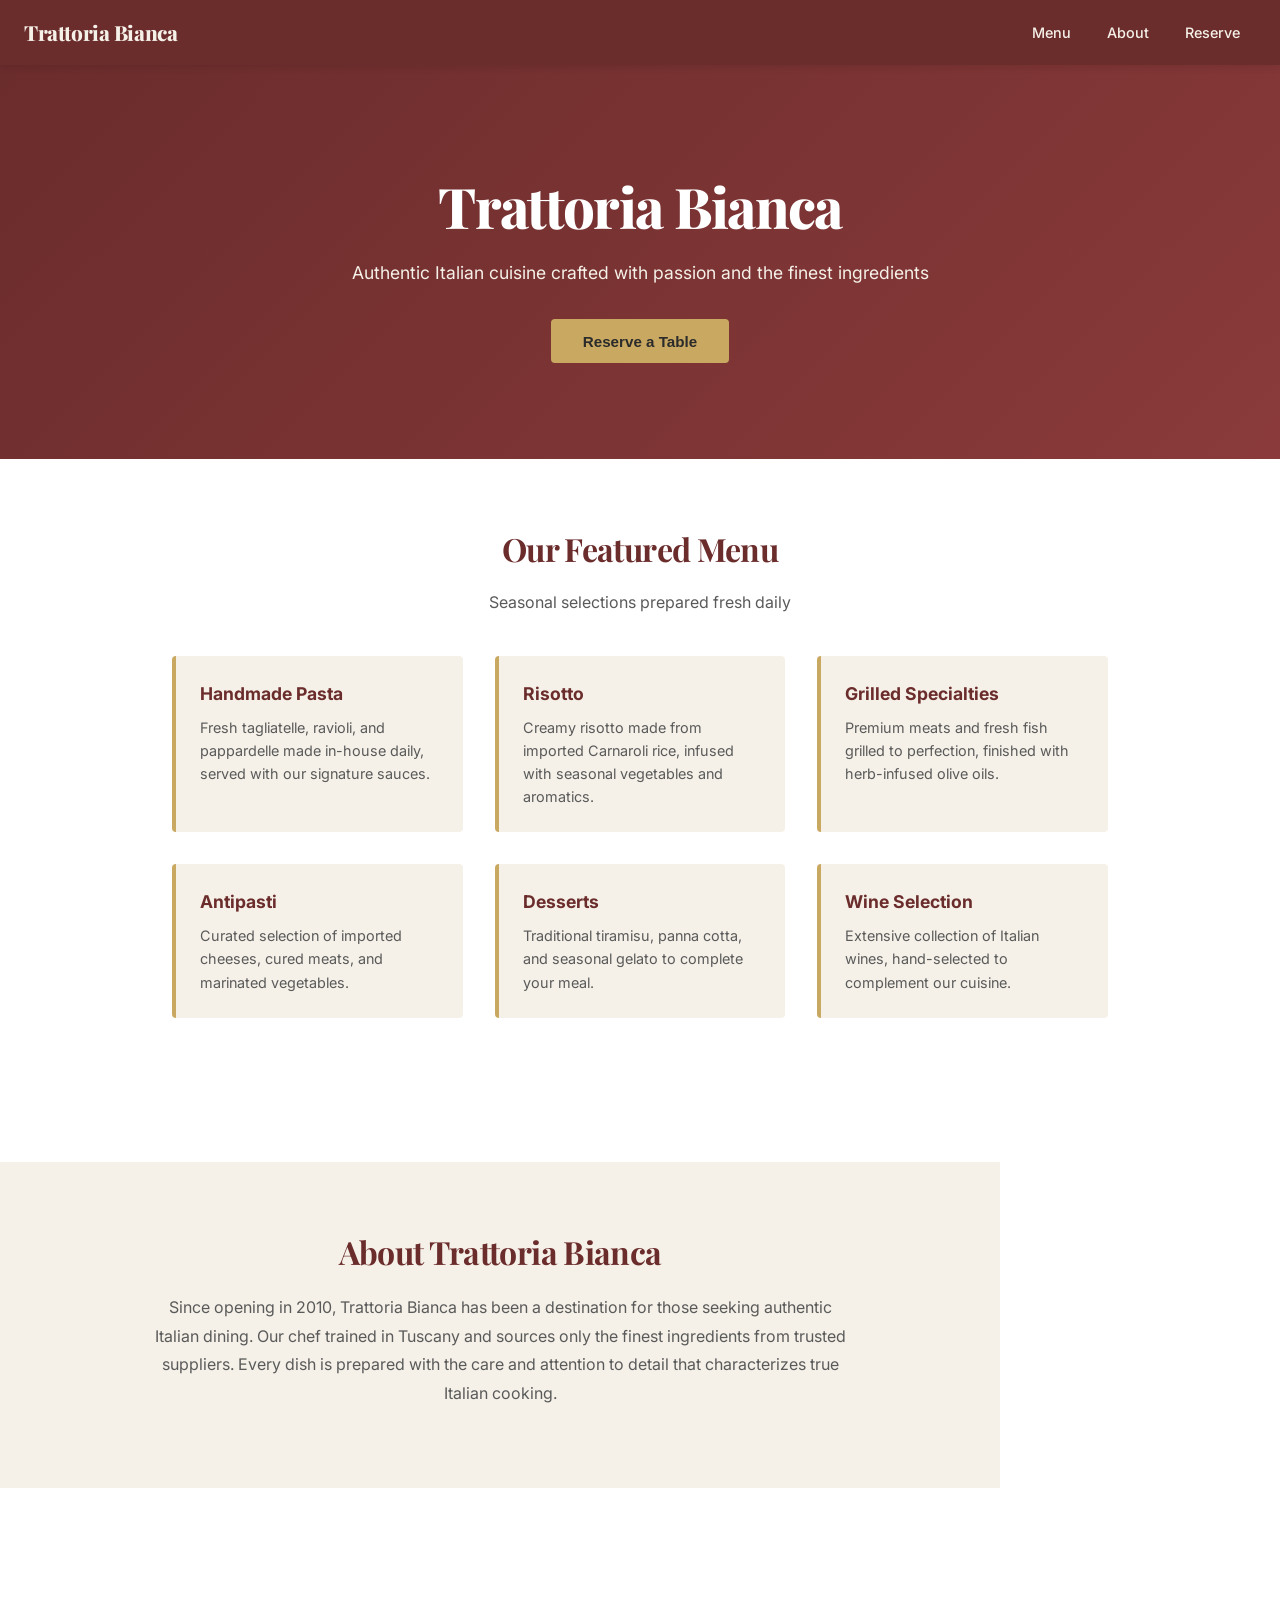
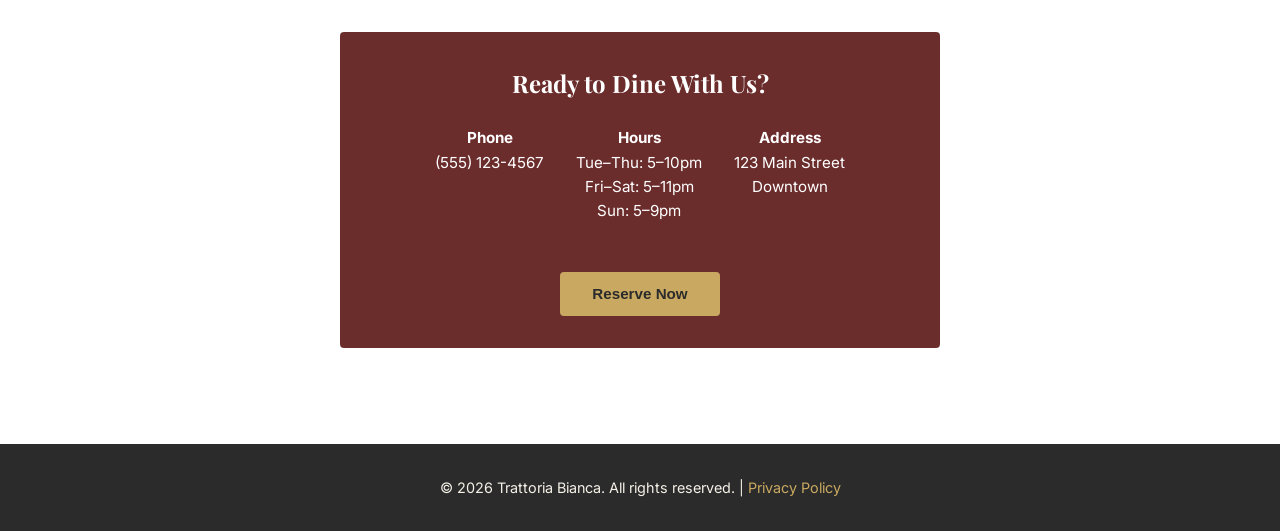
<file: restaurant-demo.html>
<!DOCTYPE html>
<html lang="en">
<head>
  <meta charset="UTF-8" />
  <meta name="viewport" content="width=device-width, initial-scale=1.0" />
  <title>Trattoria Bianca — Fine Italian Dining</title>
  <link rel="preconnect" href="https://fonts.googleapis.com" />
  <link href="https://fonts.googleapis.com/css2?family=Inter:wght@400;500;600;700;800&family=Playfair+Display:wght@700;800&display=swap" rel="stylesheet" />
  <style>
    * { margin: 0; padding: 0; box-sizing: border-box; }

    :root {
      --primary: #6b2c2c;
      --accent: #c9a961;
      --dark: #2b2b2b;
      --light: #f5f1e8;
      --white: #ffffff;
      --text: #1a1a1a;
      --text-light: #5a5a5a;
    }

    body {
      font-family: 'Inter', sans-serif;
      color: var(--text);
      line-height: 1.6;
      background: var(--white);
    }

    /* NAV */
    nav {
      position: sticky;
      top: 0;
      z-index: 100;
      background: var(--primary);
      padding: 1rem 1.5rem;
      display: flex;
      align-items: center;
      justify-content: space-between;
      box-shadow: 0 2px 8px rgba(0,0,0,0.1);
    }

    .logo {
      color: var(--light);
      font-size: 1.3rem;
      font-weight: 800;
      font-family: 'Playfair Display', serif;
      letter-spacing: -0.02em;
    }

    nav a {
      color: var(--light);
      text-decoration: none;
      font-size: 0.9rem;
      font-weight: 500;
      transition: color 0.2s;
      padding: 0.5rem 1rem;
    }

    nav a:hover { color: var(--accent); }

    /* HERO */
    .hero {
      background: linear-gradient(135deg, var(--primary) 0%, #8a3a3a 100%);
      color: var(--white);
      padding: 6rem 2rem;
      text-align: center;
    }

    .hero h1 {
      font-size: clamp(2rem, 5vw, 3.5rem);
      font-family: 'Playfair Display', serif;
      margin-bottom: 0.5rem;
      letter-spacing: -0.03em;
      font-weight: 800;
    }

    .hero p {
      font-size: 1.1rem;
      color: var(--light);
      margin-bottom: 2rem;
      max-width: 600px;
      margin-left: auto;
      margin-right: auto;
    }

    .btn {
      display: inline-block;
      padding: 0.85rem 2rem;
      background: var(--accent);
      color: var(--dark);
      text-decoration: none;
      border-radius: 4px;
      font-weight: 600;
      transition: all 0.2s;
      border: none;
      cursor: pointer;
      font-size: 0.95rem;
    }

    .btn:hover {
      background: #d4b575;
      transform: translateY(-2px);
      box-shadow: 0 4px 12px rgba(201,169,97,0.3);
    }

    /* MENU SECTION */
    .section {
      max-width: 1000px;
      margin: 0 auto;
      padding: 4rem 2rem;
    }

    .section-title {
      font-size: 2rem;
      font-family: 'Playfair Display', serif;
      text-align: center;
      margin-bottom: 1rem;
      color: var(--primary);
      letter-spacing: -0.02em;
    }

    .section-subtitle {
      text-align: center;
      color: var(--text-light);
      margin-bottom: 2.5rem;
      font-size: 1rem;
    }

    .menu-grid {
      display: grid;
      grid-template-columns: repeat(auto-fit, minmax(280px, 1fr));
      gap: 2rem;
      margin-bottom: 2rem;
    }

    .menu-item {
      background: var(--light);
      border-left: 4px solid var(--accent);
      padding: 1.5rem;
      border-radius: 4px;
      transition: all 0.2s;
    }

    .menu-item:hover {
      box-shadow: 0 4px 16px rgba(107,44,44,0.15);
      transform: translateY(-2px);
    }

    .menu-item h3 {
      color: var(--primary);
      margin-bottom: 0.5rem;
      font-size: 1.1rem;
    }

    .menu-item p {
      color: var(--text-light);
      font-size: 0.9rem;
      line-height: 1.6;
    }

    /* ABOUT */
    .about {
      background: var(--light);
      margin: 3rem 0;
    }

    .about-content {
      max-width: 700px;
      margin: 0 auto;
      text-align: center;
    }

    .about-content p {
      color: var(--text-light);
      line-height: 1.8;
      margin-bottom: 1rem;
      font-size: 1rem;
    }

    /* CONTACT */
    .contact {
      text-align: center;
      padding: 2rem;
      background: var(--primary);
      color: var(--white);
      border-radius: 4px;
      max-width: 600px;
      margin: 2rem auto;
    }

    .contact h3 {
      margin-bottom: 0.75rem;
      font-size: 1.5rem;
      font-family: 'Playfair Display', serif;
    }

    .contact-info {
      display: flex;
      justify-content: center;
      gap: 2rem;
      margin: 1.5rem 0;
      flex-wrap: wrap;
    }

    .contact-info p {
      font-size: 0.95rem;
    }

    .contact .btn {
      background: var(--accent);
      color: var(--dark);
      margin-top: 1.5rem;
    }

    /* FOOTER */
    footer {
      background: var(--dark);
      color: var(--light);
      text-align: center;
      padding: 2rem;
      font-size: 0.9rem;
    }

    footer a {
      color: var(--accent);
      text-decoration: none;
    }

    /* RESPONSIVE */
    @media (max-width: 768px) {
      .hero { padding: 3rem 1.5rem; }
      .section { padding: 2.5rem 1.5rem; }
      .contact-info { gap: 1rem; }
      .menu-grid { grid-template-columns: 1fr; }
    }
  </style>
</head>
<body>

  <nav>
    <div class="logo">Trattoria Bianca</div>
    <div>
      <a href="#menu">Menu</a>
      <a href="#about">About</a>
      <a href="#contact">Reserve</a>
    </div>
  </nav>

  <section class="hero">
    <h1>Trattoria Bianca</h1>
    <p>Authentic Italian cuisine crafted with passion and the finest ingredients</p>
    <button class="btn">Reserve a Table</button>
  </section>

  <section class="section" id="menu">
    <h2 class="section-title">Our Featured Menu</h2>
    <p class="section-subtitle">Seasonal selections prepared fresh daily</p>

    <div class="menu-grid">
      <div class="menu-item">
        <h3>Handmade Pasta</h3>
        <p>Fresh tagliatelle, ravioli, and pappardelle made in-house daily, served with our signature sauces.</p>
      </div>
      <div class="menu-item">
        <h3>Risotto</h3>
        <p>Creamy risotto made from imported Carnaroli rice, infused with seasonal vegetables and aromatics.</p>
      </div>
      <div class="menu-item">
        <h3>Grilled Specialties</h3>
        <p>Premium meats and fresh fish grilled to perfection, finished with herb-infused olive oils.</p>
      </div>
      <div class="menu-item">
        <h3>Antipasti</h3>
        <p>Curated selection of imported cheeses, cured meats, and marinated vegetables.</p>
      </div>
      <div class="menu-item">
        <h3>Desserts</h3>
        <p>Traditional tiramisu, panna cotta, and seasonal gelato to complete your meal.</p>
      </div>
      <div class="menu-item">
        <h3>Wine Selection</h3>
        <p>Extensive collection of Italian wines, hand-selected to complement our cuisine.</p>
      </div>
    </div>
  </section>

  <section class="section about">
    <div class="about-content">
      <h2 class="section-title">About Trattoria Bianca</h2>
      <p>Since opening in 2010, Trattoria Bianca has been a destination for those seeking authentic Italian dining. Our chef trained in Tuscany and sources only the finest ingredients from trusted suppliers. Every dish is prepared with the care and attention to detail that characterizes true Italian cooking.</p>
    </div>
  </section>

  <section class="section">
    <div class="contact" id="contact">
      <h3>Ready to Dine With Us?</h3>
      <div class="contact-info">
        <div>
          <p><strong>Phone</strong><br>(555) 123-4567</p>
        </div>
        <div>
          <p><strong>Hours</strong><br>Tue–Thu: 5–10pm<br>Fri–Sat: 5–11pm<br>Sun: 5–9pm</p>
        </div>
        <div>
          <p><strong>Address</strong><br>123 Main Street<br>Downtown</p>
        </div>
      </div>
      <button class="btn">Reserve Now</button>
    </div>
  </section>

  <footer>
    <p>&copy; 2026 Trattoria Bianca. All rights reserved. | <a href="#">Privacy Policy</a></p>
  </footer>

</body>
</html>
</file>
<file: style.css>
/* ============================================
   BizFixer Web Solutions — Landing Page Styles
   ============================================ */

*, *::before, *::after {
  box-sizing: border-box;
  margin: 0;
  padding: 0;
}

:root {
  --accent: #1a56f0;
  --accent-dark: #1040c8;
  --accent-light: #e8efff;
  --dark: #0d1117;
  --ink: #1a1a2e;
  --ink2: #4a5568;
  --ink3: #8a94a6;
  --bg: #ffffff;
  --bg-alt: #f6f8ff;
  --border: #e2e8f0;
  --radius: 12px;
  --radius-lg: 20px;
  --font: 'Inter', sans-serif;
  --shadow-sm: 0 1px 4px rgba(0,0,0,0.06);
  --shadow-md: 0 4px 20px rgba(0,0,0,0.08);
  --shadow-lg: 0 8px 40px rgba(0,0,0,0.12);
}

html { scroll-behavior: smooth; }

body {
  font-family: var(--font);
  color: var(--ink);
  background: var(--bg);
  line-height: 1.6;
  -webkit-font-smoothing: antialiased;
}

/* ---- Layout ---- */

.container {
  width: 100%;
  max-width: 1100px;
  margin: 0 auto;
  padding: 0 1.25rem;
}

.section {
  padding: 5rem 0;
}

.section--alt {
  background: var(--bg-alt);
}

.section__header {
  text-align: center;
  max-width: 640px;
  margin: 0 auto 3rem;
}

.section__eyebrow {
  font-size: 0.75rem;
  font-weight: 700;
  letter-spacing: 0.1em;
  text-transform: uppercase;
  color: var(--accent);
  margin-bottom: 0.6rem;
}

.section__eyebrow--light {
  color: rgba(255,255,255,0.7);
}

.section__title {
  font-size: clamp(1.75rem, 3.5vw, 2.25rem);
  font-weight: 800;
  letter-spacing: -0.03em;
  line-height: 1.15;
  margin-bottom: 0.75rem;
  color: var(--ink);
}

.section__sub {
  font-size: 1rem;
  color: var(--ink2);
  max-width: 520px;
  margin: 0 auto;
}

/* ---- Buttons ---- */

.btn {
  display: inline-flex;
  align-items: center;
  justify-content: center;
  font-family: var(--font);
  font-weight: 600;
  border: none;
  border-radius: var(--radius);
  cursor: pointer;
  text-decoration: none;
  transition: background 0.15s, transform 0.1s, box-shadow 0.15s;
  white-space: nowrap;
}

.btn--sm {
  font-size: 0.825rem;
  padding: 0.45rem 1rem;
  border-radius: 8px;
}

.btn--lg {
  font-size: 1rem;
  padding: 0.85rem 2rem;
}

.btn--full {
  width: 100%;
}

.btn--primary {
  background: var(--accent);
  color: #fff;
  box-shadow: 0 2px 12px rgba(26,86,240,0.3);
}

.btn--primary:hover {
  background: var(--accent-dark);
  box-shadow: 0 4px 20px rgba(26,86,240,0.4);
  transform: translateY(-1px);
}

.btn--primary:active { transform: scale(0.98); }

.btn--ghost {
  background: transparent;
  color: var(--ink);
  border: 1.5px solid var(--border);
}

.btn--ghost:hover {
  border-color: var(--ink);
  background: rgba(0,0,0,0.03);
}

/* ---- Nav ---- */

.nav {
  position: sticky;
  top: 0;
  z-index: 100;
  background: rgba(255,255,255,0.95);
  backdrop-filter: blur(12px);
  border-bottom: 1px solid var(--border);
}

.nav__inner {
  max-width: 1100px;
  margin: 0 auto;
  padding: 0 1.25rem;
  height: 60px;
  display: flex;
  align-items: center;
  justify-content: space-between;
}

.nav__logo {
  display: flex;
  align-items: center;
  gap: 8px;
  font-weight: 800;
  font-size: 1.05rem;
  letter-spacing: -0.02em;
  color: var(--ink);
  text-decoration: none;
}

.nav__logo-dot {
  width: 9px;
  height: 9px;
  background: var(--accent);
  border-radius: 50%;
  flex-shrink: 0;
}

/* ---- Hero ---- */

.hero {
  padding: 5.5rem 0 4.5rem;
  text-align: center;
}

.hero__badge {
  display: inline-block;
  background: var(--accent-light);
  color: var(--accent);
  font-size: 0.75rem;
  font-weight: 700;
  letter-spacing: 0.06em;
  text-transform: uppercase;
  padding: 0.35rem 1rem;
  border-radius: 20px;
  margin-bottom: 1.5rem;
}

.hero__title {
  font-size: clamp(2.2rem, 5.5vw, 3.5rem);
  font-weight: 800;
  letter-spacing: -0.04em;
  line-height: 1.1;
  margin-bottom: 1.25rem;
  color: var(--ink);
}

.text-accent { color: var(--accent); }

.hero__sub {
  font-size: clamp(1rem, 2vw, 1.15rem);
  color: var(--ink2);
  max-width: 560px;
  margin: 0 auto 2rem;
  line-height: 1.7;
}

.hero__ctas {
  display: flex;
  gap: 0.75rem;
  justify-content: center;
  flex-wrap: wrap;
  margin-bottom: 1rem;
}

.hero__note {
  font-size: 0.8rem;
  color: var(--ink3);
}

/* ---- Trust Bar ---- */

.trust-bar {
  background: var(--dark);
  padding: 1rem 0;
}

.trust-bar .container {
  display: flex;
  align-items: center;
  justify-content: center;
  flex-wrap: wrap;
  gap: 0.5rem 1rem;
}

.trust-bar__label {
  font-size: 0.75rem;
  color: rgba(255,255,255,0.45);
  font-weight: 500;
  white-space: nowrap;
}

.trust-bar__names {
  display: flex;
  align-items: center;
  flex-wrap: wrap;
  gap: 0.4rem 0.7rem;
}

.trust-bar__names span {
  font-size: 0.8rem;
  font-weight: 600;
  color: rgba(255,255,255,0.75);
  white-space: nowrap;
}

.trust-bar__dot {
  width: 3px;
  height: 3px;
  background: rgba(255,255,255,0.25);
  border-radius: 50%;
  display: inline-block;
}

/* ---- Services ---- */

.services-grid {
  display: grid;
  grid-template-columns: repeat(auto-fit, minmax(240px, 1fr));
  gap: 1.25rem;
}

.service-card {
  background: var(--bg);
  border: 1px solid var(--border);
  border-radius: var(--radius-lg);
  padding: 1.75rem 1.5rem;
  transition: box-shadow 0.2s, transform 0.2s;
}

.service-card:hover {
  box-shadow: var(--shadow-md);
  transform: translateY(-3px);
}

.service-card__icon {
  font-size: 2rem;
  margin-bottom: 1rem;
  display: block;
}

.service-card__title {
  font-size: 1.05rem;
  font-weight: 700;
  margin-bottom: 0.5rem;
  letter-spacing: -0.01em;
}

.service-card__desc {
  font-size: 0.9rem;
  color: var(--ink2);
  line-height: 1.65;
}

/* ---- Why Us / Stats ---- */

.stats-row {
  display: grid;
  grid-template-columns: repeat(auto-fit, minmax(220px, 1fr));
  gap: 1.5rem;
  text-align: center;
}

.stat-card {
  padding: 2rem 1.5rem;
  background: var(--bg);
  border-radius: var(--radius-lg);
  border: 1px solid var(--border);
  box-shadow: var(--shadow-sm);
}

.stat-card__num {
  font-size: 2.75rem;
  font-weight: 800;
  color: var(--accent);
  letter-spacing: -0.04em;
  line-height: 1;
  margin-bottom: 0.2rem;
}

.stat-card__unit {
  font-size: 0.85rem;
  font-weight: 700;
  color: var(--ink);
  text-transform: uppercase;
  letter-spacing: 0.04em;
  margin-bottom: 0.75rem;
}

.stat-card__desc {
  font-size: 0.875rem;
  color: var(--ink2);
  line-height: 1.6;
}

/* ---- Process ---- */

.process-steps {
  display: flex;
  align-items: flex-start;
  gap: 1rem;
  justify-content: center;
}

.step {
  flex: 1;
  max-width: 280px;
  display: flex;
  flex-direction: column;
  align-items: center;
  text-align: center;
}

.step__number {
  width: 52px;
  height: 52px;
  border-radius: 50%;
  background: var(--accent);
  color: #fff;
  font-size: 1.25rem;
  font-weight: 800;
  display: flex;
  align-items: center;
  justify-content: center;
  margin-bottom: 1.25rem;
  flex-shrink: 0;
  box-shadow: 0 4px 16px rgba(26,86,240,0.3);
}

.step__title {
  font-size: 1rem;
  font-weight: 700;
  margin-bottom: 0.4rem;
}

.step__desc {
  font-size: 0.875rem;
  color: var(--ink2);
  line-height: 1.65;
}

.step__arrow {
  font-size: 1.5rem;
  color: var(--ink3);
  padding-top: 1rem;
  flex-shrink: 0;
}

/* ---- Testimonials ---- */

.testimonials-grid {
  display: grid;
  grid-template-columns: repeat(auto-fit, minmax(280px, 1fr));
  gap: 1.25rem;
}

.testimonial-card {
  background: var(--bg);
  border: 1px solid var(--border);
  border-radius: var(--radius-lg);
  padding: 1.75rem;
  display: flex;
  flex-direction: column;
  gap: 1rem;
  box-shadow: var(--shadow-sm);
}

.testimonial-card__stars {
  color: #f59e0b;
  font-size: 0.95rem;
  letter-spacing: 2px;
}

.testimonial-card__quote {
  font-size: 0.925rem;
  color: var(--ink2);
  line-height: 1.7;
  flex: 1;
}

.testimonial-card__author {
  display: flex;
  align-items: center;
  gap: 0.75rem;
}

.testimonial-card__avatar {
  width: 40px;
  height: 40px;
  background: var(--accent);
  color: #fff;
  border-radius: 50%;
  font-size: 0.75rem;
  font-weight: 700;
  display: flex;
  align-items: center;
  justify-content: center;
  flex-shrink: 0;
}

.testimonial-card__name {
  font-weight: 700;
  font-size: 0.875rem;
}

.testimonial-card__biz {
  font-size: 0.775rem;
  color: var(--ink3);
}

/* ---- CTA Section ---- */

.cta-section {
  background: var(--dark);
}

.cta-box {
  max-width: 720px;
  margin: 0 auto;
  text-align: center;
}

.cta-box__title {
  font-size: clamp(1.75rem, 4vw, 2.5rem);
  font-weight: 800;
  letter-spacing: -0.03em;
  color: #fff;
  margin-bottom: 0.75rem;
}

.cta-box__sub {
  font-size: 1rem;
  color: rgba(255,255,255,0.6);
  max-width: 520px;
  margin: 0 auto 2.25rem;
  line-height: 1.7;
}

/* ---- Contact Form ---- */

.contact-form {
  background: rgba(255,255,255,0.05);
  border: 1px solid rgba(255,255,255,0.1);
  border-radius: var(--radius-lg);
  padding: 2rem;
  text-align: left;
}

.form-row {
  display: grid;
  grid-template-columns: 1fr 1fr;
  gap: 1rem;
  margin-bottom: 1rem;
}

.form-group {
  display: flex;
  flex-direction: column;
  gap: 0.4rem;
}

.form-label {
  font-size: 0.8rem;
  font-weight: 600;
  color: rgba(255,255,255,0.7);
  letter-spacing: 0.01em;
}

.form-input {
  height: 46px;
  border: 1.5px solid rgba(255,255,255,0.12);
  border-radius: var(--radius);
  background: rgba(255,255,255,0.06);
  color: #fff;
  font-family: var(--font);
  font-size: 0.925rem;
  padding: 0 1rem;
  outline: none;
  transition: border-color 0.2s;
}

.form-input::placeholder { color: rgba(255,255,255,0.3); }
.form-input:focus { border-color: var(--accent); background: rgba(255,255,255,0.09); }

.btn--full { margin-top: 0.5rem; }

.form-note {
  font-size: 0.75rem;
  color: rgba(255,255,255,0.35);
  text-align: center;
  margin-top: 0.75rem;
}

/* ---- Form Success State ---- */

.cta-box__success {
  flex-direction: column;
  align-items: center;
  gap: 0.75rem;
  padding: 3rem 2rem;
  color: #fff;
}

.success-icon {
  width: 60px;
  height: 60px;
  background: #16a34a;
  border-radius: 50%;
  display: flex;
  align-items: center;
  justify-content: center;
  font-size: 1.75rem;
  color: #fff;
}

.cta-box__success h3 {
  font-size: 1.5rem;
  font-weight: 700;
}

.cta-box__success p {
  color: rgba(255,255,255,0.6);
}

/* ---- Footer ---- */

.footer {
  background: var(--dark);
  border-top: 1px solid rgba(255,255,255,0.07);
  padding: 2.5rem 0 1.5rem;
}

.footer__inner {
  display: flex;
  align-items: center;
  justify-content: space-between;
  flex-wrap: wrap;
  gap: 1rem;
  margin-bottom: 1.5rem;
}

.footer__brand .nav__logo { color: #fff; }
.footer__brand .nav__logo-dot { background: var(--accent); }

.footer__tagline {
  font-size: 0.8rem;
  color: rgba(255,255,255,0.4);
  margin-top: 0.35rem;
}

.footer__links {
  display: flex;
  gap: 1.5rem;
  flex-wrap: wrap;
}

.footer__links a {
  font-size: 0.85rem;
  color: rgba(255,255,255,0.5);
  text-decoration: none;
  transition: color 0.15s;
}

.footer__links a:hover { color: rgba(255,255,255,0.9); }

.footer__bottom {
  border-top: 1px solid rgba(255,255,255,0.07);
  padding-top: 1.25rem;
  text-align: center;
}

.footer__bottom p {
  font-size: 0.775rem;
  color: rgba(255,255,255,0.3);
}

/* ---- Audit Tool ---- */

.audit-section {
  background: var(--bg-alt);
}

.audit-input-box {
  max-width: 650px;
  margin: 0 auto 2.5rem;
  background: var(--bg);
  border: 1.5px solid var(--border);
  border-radius: var(--radius-lg);
  padding: 1.75rem;
  box-shadow: var(--shadow-sm);
}

.audit-form { display: flex; }

.form-row-audit {
  display: flex;
  gap: 0.75rem;
  width: 100%;
}

.audit-url-input {
  flex: 1;
  height: 48px;
  border: 1.5px solid var(--border);
  border-radius: var(--radius);
  padding: 0 1.25rem;
  font-family: var(--font);
  font-size: 0.95rem;
  outline: none;
  transition: border-color 0.2s;
}

.audit-url-input:focus {
  border-color: var(--accent);
  background: rgba(26,86,240,0.02);
}

.audit-url-input::placeholder { color: var(--ink3); }

.audit-results {
  max-width: 900px;
  margin: 0 auto;
  background: var(--bg);
  border-radius: var(--radius-lg);
  overflow: hidden;
  box-shadow: var(--shadow-md);
}

.audit-loading {
  display: flex;
  flex-direction: column;
  align-items: center;
  justify-content: center;
  padding: 4rem 2rem;
  gap: 1.5rem;
}

.loading-spinner {
  width: 50px;
  height: 50px;
  border: 3px solid var(--border);
  border-top-color: var(--accent);
  border-radius: 50%;
  animation: spin 0.8s linear infinite;
}

@keyframes spin {
  to { transform: rotate(360deg); }
}

.audit-loading p {
  font-size: 1rem;
  color: var(--ink2);
  font-weight: 500;
}

.audit-content {
  padding: 2.5rem;
}

/* SCORES */
.scores-section {
  margin-bottom: 2.5rem;
}

.scores-title {
  font-size: 1.1rem;
  font-weight: 700;
  margin-bottom: 1.5rem;
  text-align: center;
  color: var(--ink);
}

.scores-grid {
  display: grid;
  grid-template-columns: repeat(4, 1fr);
  gap: 1.25rem;
  margin-bottom: 2rem;
}

.score-item {
  text-align: center;
}

.score-circle {
  width: 100px;
  height: 100px;
  border-radius: 50%;
  display: flex;
  align-items: center;
  justify-content: center;
  font-size: 2rem;
  font-weight: 800;
  color: #fff;
  margin: 0 auto 0.75rem;
  background: var(--ink3);
  transition: transform 0.3s;
}

.score-circle:hover { transform: scale(1.05); }

.score-circle.good {
  background: #16a34a;
  box-shadow: 0 4px 16px rgba(22,163,74,0.3);
}

.score-circle.medium {
  background: #f59e0b;
  box-shadow: 0 4px 16px rgba(245,158,11,0.3);
}

.score-circle.poor {
  background: #dc2626;
  box-shadow: 0 4px 16px rgba(220,38,38,0.3);
}

.score-label {
  font-size: 0.85rem;
  font-weight: 600;
  color: var(--ink2);
  text-transform: uppercase;
  letter-spacing: 0.02em;
}

/* TABS */
.audit-tabs {
  display: flex;
  gap: 0.5rem;
  margin-bottom: 1.75rem;
  border-bottom: 1.5px solid var(--border);
}

.tab-btn {
  padding: 1rem 1.5rem;
  background: transparent;
  border: none;
  border-bottom: 2px solid transparent;
  font-family: var(--font);
  font-weight: 600;
  font-size: 0.95rem;
  color: var(--ink3);
  cursor: pointer;
  transition: color 0.2s;
}

.tab-btn.active {
  color: var(--accent);
  border-bottom-color: var(--accent);
}

.tab-content {
  display: none;
}

.tab-content.active { display: block; }

/* ISSUES */
.issues-list {
  display: flex;
  flex-direction: column;
  gap: 1rem;
}

.issue-card {
  display: flex;
  gap: 1rem;
  padding: 1.25rem;
  border-radius: var(--radius);
  border-left: 4px solid;
  background: var(--bg-alt);
}

.issue-high {
  border-left-color: #dc2626;
  background: rgba(220,38,38,0.05);
}

.issue-medium {
  border-left-color: #f59e0b;
  background: rgba(245,158,11,0.05);
}

.issue-icon {
  font-size: 1.5rem;
  flex-shrink: 0;
}

.issue-body { flex: 1; }

.issue-title {
  font-size: 0.95rem;
  font-weight: 700;
  margin-bottom: 0.3rem;
  color: var(--ink);
}

.issue-desc {
  font-size: 0.85rem;
  color: var(--ink2);
  line-height: 1.55;
}

/* PREVIEW */
.preview-box {
  padding: 1.5rem;
  text-align: center;
}

.preview-mockup {
  background: linear-gradient(135deg, #667eea 0%, #764ba2 100%);
  border-radius: var(--radius);
  padding: 1.5rem;
  margin-bottom: 1.5rem;
  aspect-ratio: 3/2;
  display: flex;
  flex-direction: column;
  gap: 1rem;
}

.mockup-header {
  height: 12px;
  background: rgba(255,255,255,0.2);
  border-radius: 4px;
}

.mockup-content {
  flex: 1;
  display: flex;
  flex-direction: column;
  gap: 8px;
}

.mockup-line {
  height: 6px;
  background: rgba(255,255,255,0.3);
  border-radius: 3px;
}

.mockup-line.full { width: 100%; }
.mockup-line.half { width: 60%; margin: 0 auto; }

.preview-text {
  font-size: 0.9rem;
  color: var(--ink2);
  line-height: 1.6;
}

/* AUDIT CTA */
.audit-cta {
  margin-top: 2.5rem;
  padding-top: 2.5rem;
  border-top: 1.5px solid var(--border);
  text-align: center;
}

.audit-cta h3 {
  font-size: 1.25rem;
  font-weight: 700;
  margin-bottom: 0.5rem;
  color: var(--ink);
}

.audit-cta p {
  font-size: 0.95rem;
  color: var(--ink2);
  margin-bottom: 1.5rem;
}

/* ---- Demo Website Gallery ---- */

.demos-grid {
  display: grid;
  grid-template-columns: repeat(auto-fit, minmax(300px, 1fr));
  gap: 1.75rem;
  margin-bottom: 2.5rem;
}

.demo-card {
  background: var(--bg);
  border: 1px solid var(--border);
  border-radius: var(--radius-lg);
  overflow: hidden;
  box-shadow: var(--shadow-sm);
  transition: transform 0.2s, box-shadow 0.2s;
}

.demo-card:hover {
  transform: translateY(-4px);
  box-shadow: var(--shadow-md);
}

.demo-preview-link {
  display: block;
  text-decoration: none;
  overflow: hidden;
}

.demo-preview {
  height: 280px;
  display: flex;
  align-items: center;
  justify-content: center;
  background: white;
  margin-bottom: 1.25rem;
}

/* BROWSER FRAME */
.browser-frame {
  width: 90%;
  height: 90%;
  border: 8px solid #e5e7eb;
  border-radius: 8px;
  background: white;
  display: flex;
  flex-direction: column;
  overflow: hidden;
  box-shadow: 0 10px 40px rgba(0,0,0,0.1);
}

.browser-header {
  height: 28px;
  background: #f3f4f6;
  border-bottom: 1px solid #e5e7eb;
  display: flex;
  align-items: center;
  padding: 0 8px;
  gap: 8px;
}

.browser-dots {
  display: flex;
  gap: 4px;
}

.browser-dots span {
  width: 6px;
  height: 6px;
  border-radius: 50%;
  background: #d1d5db;
}

.browser-url {
  font-size: 10px;
  color: #6b7280;
  font-family: monospace;
  margin-left: auto;
}

.browser-content {
  flex: 1;
  overflow: hidden;
  display: flex;
  flex-direction: column;
  background: white;
}

/* MINI WEBSITE CONTENT */
.mini-nav {
  height: 18%;
  border-bottom: 1px solid #e5e7eb;
}

.mini-hero {
  flex: 1;
  display: flex;
  flex-direction: column;
  align-items: center;
  justify-content: center;
  background: linear-gradient(135deg, rgba(200,200,200,0.1), rgba(200,200,200,0.05));
  padding: 12px;
  text-align: center;
}

.mini-hero-text {
  font-size: 12px;
  font-weight: 700;
  color: #1f2937;
}

.mini-hero-sub {
  font-size: 8px;
  color: #6b7280;
}

.mini-section {
  flex: 1;
  padding: 8px;
  display: flex;
  flex-direction: column;
  border-top: 1px solid #e5e7eb;
}

.mini-title {
  font-size: 8px;
  font-weight: 600;
  color: #374151;
  margin-bottom: 4px;
}

.mini-items {
  display: grid;
  grid-template-columns: repeat(3, 1fr);
  gap: 4px;
  flex: 1;
}

.mini-item {
  background: linear-gradient(135deg, rgba(150,150,150,0.1), rgba(150,150,150,0.15));
  border-radius: 3px;
}

.mini-list {
  display: flex;
  flex-direction: column;
  gap: 3px;
  flex: 1;
}

.mini-list-item {
  font-size: 7px;
  color: #4b5563;
  padding: 3px 4px;
  background: #f3f4f6;
  border-radius: 2px;
}

.mini-pricing {
  display: flex;
  gap: 4px;
  flex: 1;
  align-items: center;
  justify-content: center;
}

.mini-price {
  width: 100%;
  height: 40px;
  background: linear-gradient(135deg, rgba(100,150,255,0.1), rgba(100,150,255,0.15));
  border-radius: 3px;
  display: flex;
  align-items: center;
  justify-content: center;
  font-size: 8px;
  color: #1f2937;
  font-weight: 600;
}

/* CARD CONTENT */
.demo-category {
  font-size: 0.75rem;
  font-weight: 600;
  letter-spacing: 0.08em;
  text-transform: uppercase;
  color: var(--accent);
  margin: 0 1.25rem 0.4rem;
}

.demo-title {
  font-size: 1.2rem;
  font-weight: 700;
  margin: 0 1.25rem 0.5rem;
  color: var(--ink);
}

.demo-desc {
  font-size: 0.875rem;
  color: var(--ink2);
  margin: 0 1.25rem 1rem;
  line-height: 1.5;
}

.demo-card .btn {
  margin: 0 1.25rem 1.25rem;
}

/* COLOR VARIATIONS FOR PREVIEW BACKGROUNDS */
.restaurant-preview {
  background: linear-gradient(135deg, #6b2c2c 0%, #9a4a4a 100%);
}

.barbershop-preview {
  background: linear-gradient(135deg, #1a2a4a 0%, #2a3a5a 100%);
}

.gym-preview {
  background: linear-gradient(135deg, #2d2d2d 0%, #1a1a1a 100%);
}

/* DEMOS CTA */
.demos-cta {
  text-align: center;
  padding: 2.5rem;
  background: var(--bg);
  border: 2px solid var(--accent-light);
  border-radius: var(--radius-lg);
  margin-top: 2rem;
}

.demos-cta h3 {
  font-size: 1.5rem;
  font-weight: 800;
  margin-bottom: 0.5rem;
  color: var(--ink);
  letter-spacing: -0.02em;
}

.demos-cta p {
  font-size: 1rem;
  color: var(--ink2);
  margin-bottom: 1.5rem;
}

/* ============================================
   Responsive (Demo Gallery)
   ============================================ */

@media (max-width: 768px) {
  .demos-grid {
    grid-template-columns: 1fr;
  }

  .demo-preview {
    height: 240px;
  }

  .demos-cta {
    padding: 1.75rem;
  }

  .demos-cta h3 {
    font-size: 1.25rem;
  }
}

@media (max-width: 480px) {
  .demo-preview {
    height: 200px;
  }

  .browser-frame {
    border-width: 6px;
  }

  .demos-cta {
    padding: 1.25rem;
  }

  .demos-cta h3 {
    font-size: 1.1rem;
  }

  .demos-cta p {
    font-size: 0.9rem;
  }
}



@media (max-width: 768px) {
  .form-row-audit {
    flex-direction: column;
  }

  .audit-url-input {
    width: 100%;
  }

  .scores-grid {
    grid-template-columns: repeat(2, 1fr);
    gap: 1rem;
  }

  .score-circle {
    width: 80px;
    height: 80px;
    font-size: 1.75rem;
  }

  .audit-content {
    padding: 1.5rem;
  }

  .audit-tabs {
    flex-wrap: wrap;
  }

  .tab-btn {
    padding: 0.75rem 1rem;
    font-size: 0.85rem;
  }
}

@media (max-width: 480px) {
  .audit-input-box {
    padding: 1.25rem;
  }

  .scores-grid {
    grid-template-columns: repeat(2, 1fr);
    gap: 0.75rem;
  }

  .score-circle {
    width: 70px;
    height: 70px;
    font-size: 1.5rem;
  }

  .score-label {
    font-size: 0.7rem;
  }
}



@media (max-width: 768px) {
  .section { padding: 3.5rem 0; }
  .hero { padding: 3.5rem 0 3rem; }

  .hero__title { letter-spacing: -0.03em; }
  .hero__ctas { flex-direction: column; align-items: center; }
  .hero__ctas .btn { width: 100%; max-width: 320px; }

  .process-steps {
    flex-direction: column;
    align-items: center;
  }

  .step { max-width: 100%; }

  .step__arrow {
    transform: rotate(90deg);
    padding-top: 0;
  }

  .form-row {
    grid-template-columns: 1fr;
  }

  .footer__inner {
    flex-direction: column;
    text-align: center;
  }

  .footer__links {
    justify-content: center;
  }

  .trust-bar .container {
    flex-direction: column;
    text-align: center;
  }
}

@media (max-width: 480px) {
  .contact-form { padding: 1.5rem 1rem; }
  .stats-row { grid-template-columns: 1fr; }
}
</file>
